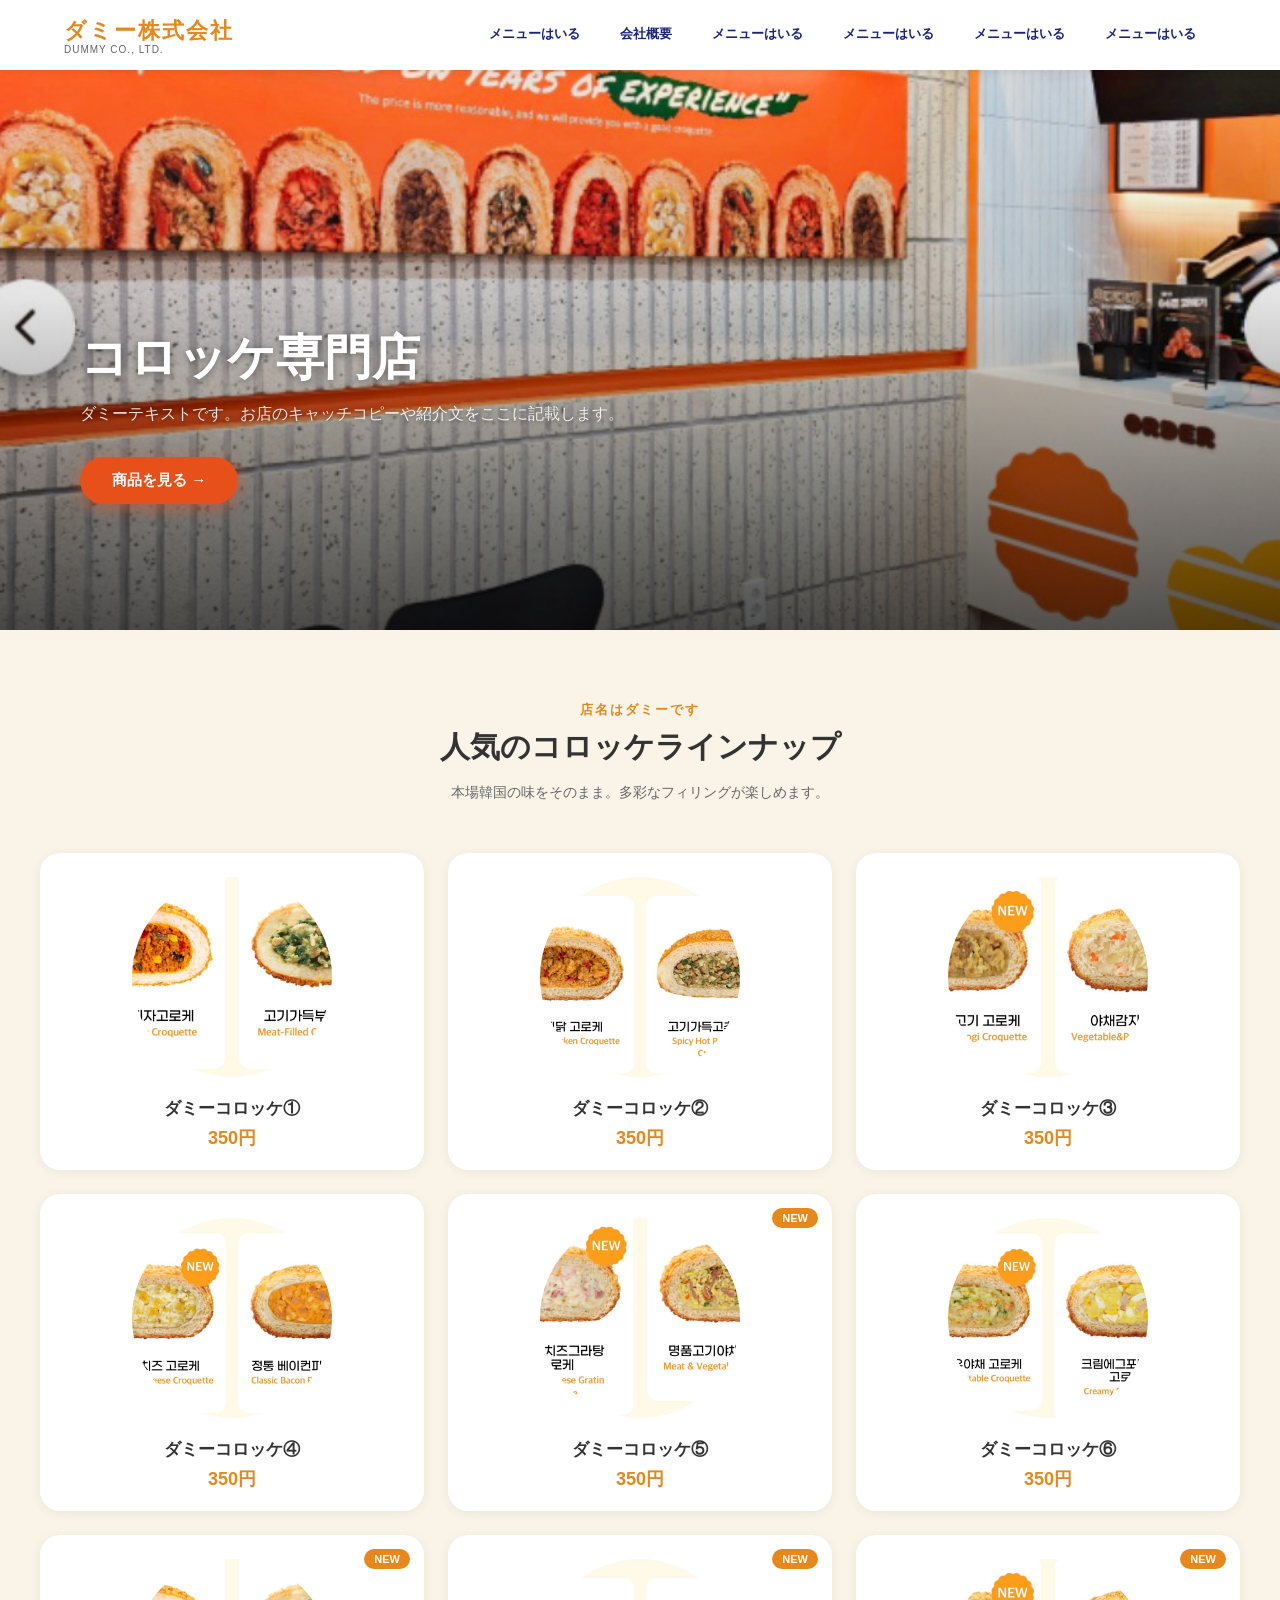
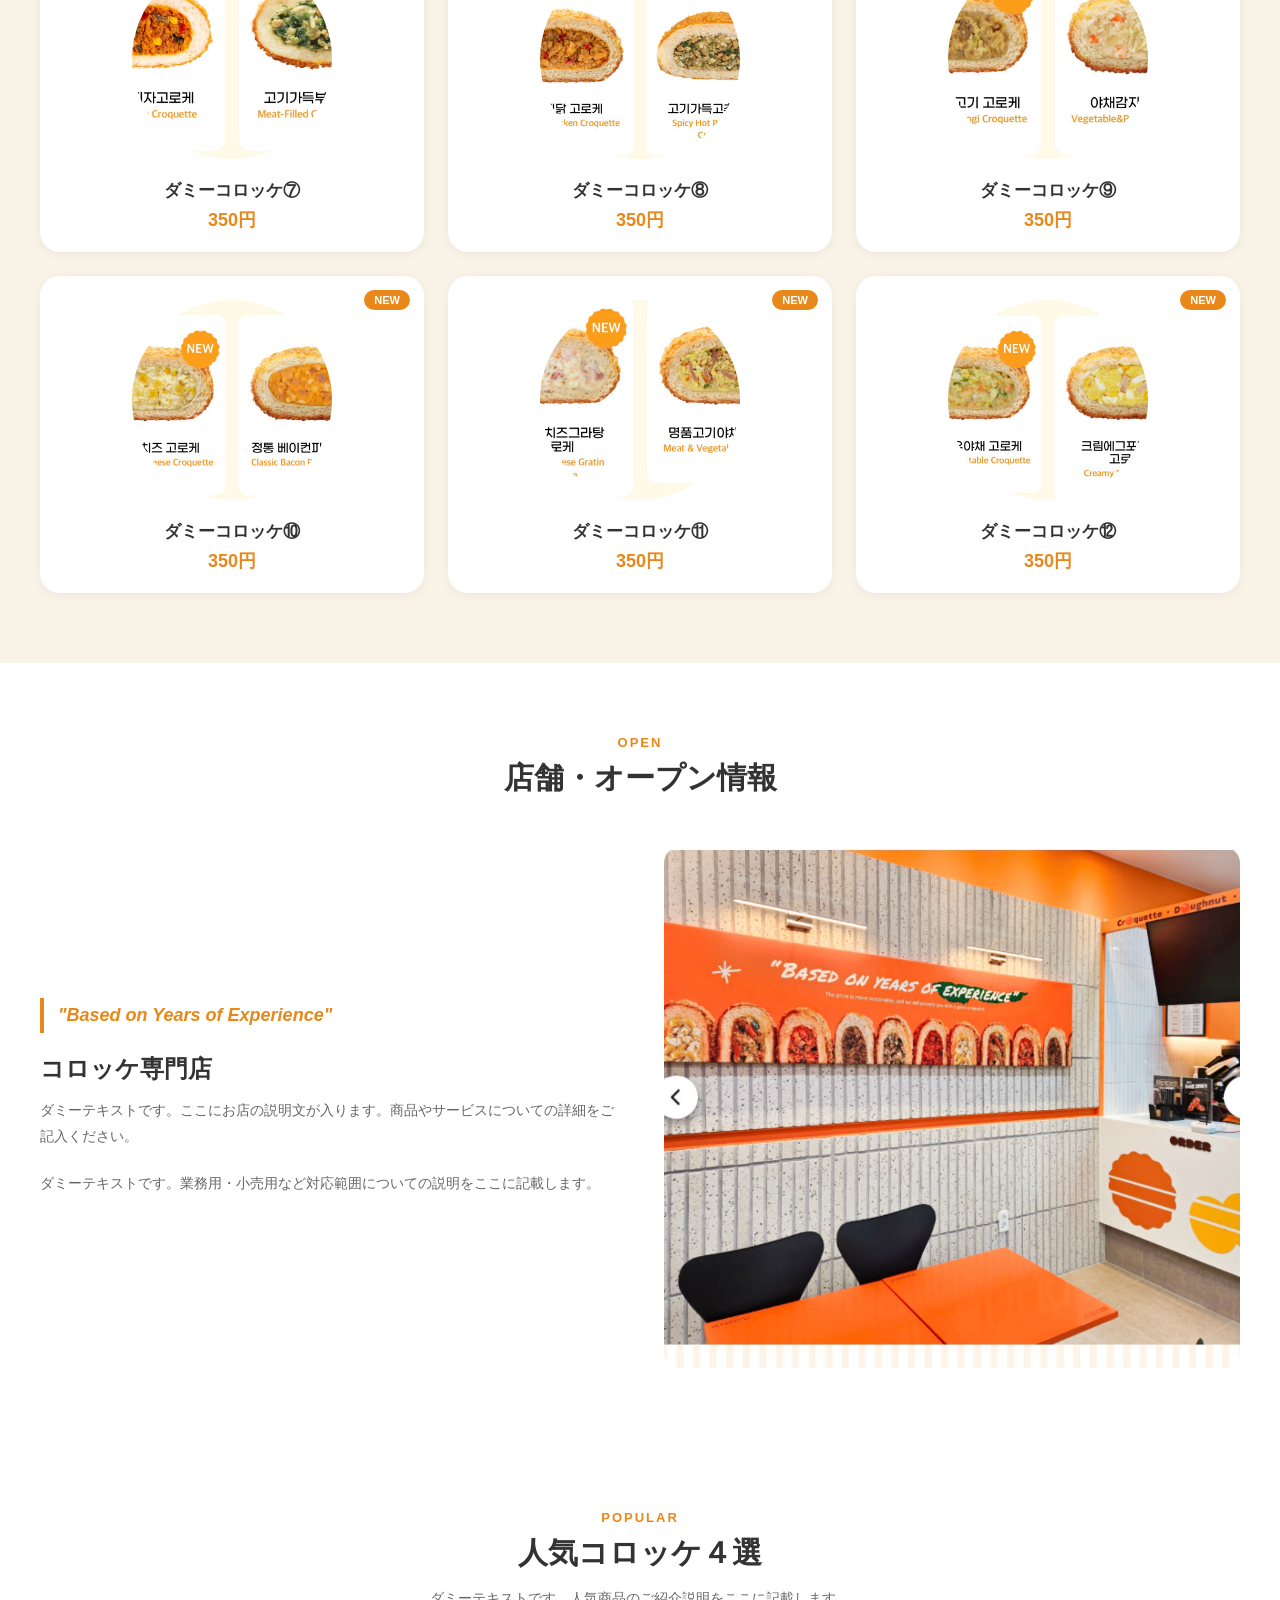
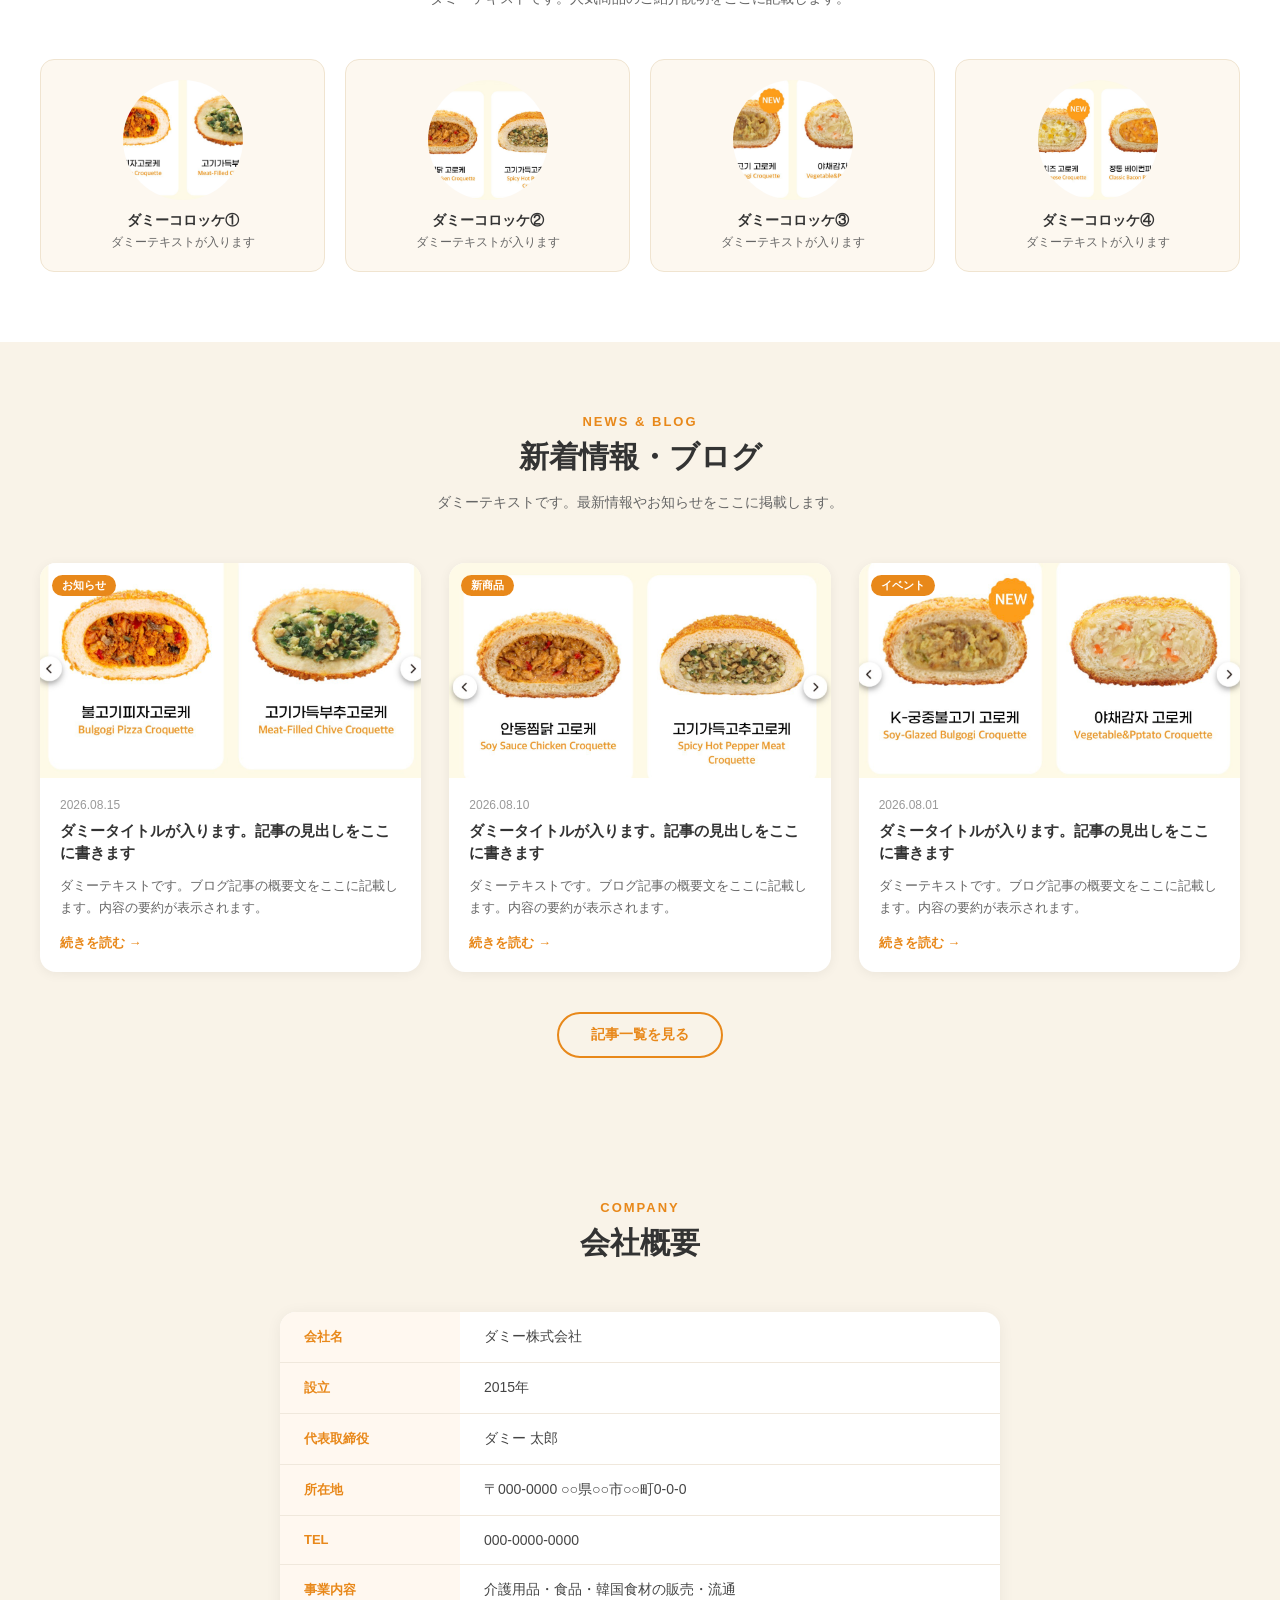
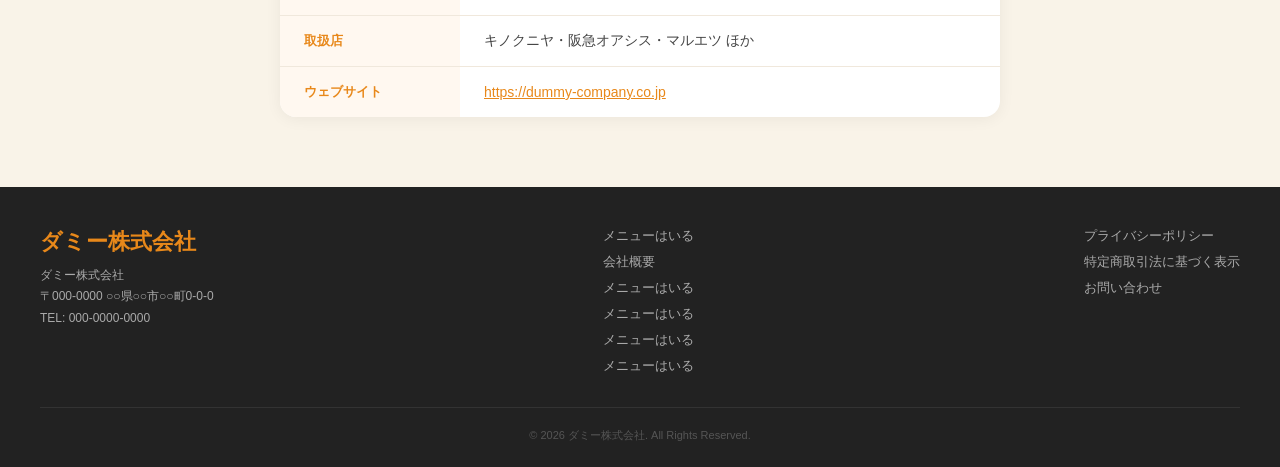
<file: index.html>
<!DOCTYPE html>
<html lang="ja">
<head>
  <meta charset="UTF-8">
  <meta name="viewport" content="width=device-width, initial-scale=1.0">
  <title>ダミー株式会社</title>
  <link rel="stylesheet" href="style.css">
</head>
<body>

<!-- ヘッダー -->
<header>
  <div class="header-inner">
    <a href="#" class="logo">ダミー株式会社<span>DUMMY CO., LTD.</span></a>
    <nav class="main-nav" id="mainNav">
      <a href="#" class="active">メニューはいる</a>
      <a href="#company">会社概要</a>
      <a href="#open">メニューはいる</a>
      <a href="#products">メニューはいる</a>
      <a href="#kfood">メニューはいる</a>
      <a href="#">メニューはいる</a>
    </nav>
    <button class="hamburger" id="hamburger" aria-label="メニュー">☰</button>
  </div>
</header>

<!-- ヒーロー -->
<section class="hero" id="home">
  <div class="hero-overlay"></div>
  <div class="hero-text-box">
    <h1>コロッケ専門店</h1>
    <p>ダミーテキストです。お店のキャッチコピーや紹介文をここに記載します。</p>
    <a href="#products" class="btn">商品を見る →</a>
  </div>
</section>

<!-- 商品ラインナップ -->
<section id="products">
  <div class="container">
    <div class="section-header">
      <span class="label">店名はダミーです</span>
      <h2>人気のコロッケラインナップ</h2>
      <p>本場韓国の味をそのまま。多彩なフィリングが楽しめます。</p>
    </div>
    <div class="products-grid">
      <div class="product-card">
        <div class="product-img"><img src="626828731113799751.jpg" alt="ダミーコロッケ①"></div>
        <h3>ダミーコロッケ①</h3><div class="price">350円</div>
      </div>
      <div class="product-card">
        <div class="product-img"><img src="626828733780590704.jpg" alt="ダミーコロッケ②"></div>
        <h3>ダミーコロッケ②</h3><div class="price">350円</div>
      </div>
      <div class="product-card">
        <div class="product-img"><img src="626828734217584644.jpg" alt="ダミーコロッケ③"></div>
        <h3>ダミーコロッケ③</h3><div class="price">350円</div>
      </div>
      <div class="product-card">
        <div class="product-img"><img src="626828735424757854.jpg" alt="ダミーコロッケ④"></div>
        <h3>ダミーコロッケ④</h3><div class="price">350円</div>
      </div>
      <div class="product-card">
        <span class="new-badge">NEW</span>
        <div class="product-img"><img src="626828735508644470.jpg" alt="ダミーコロッケ⑤"></div>
        <h3>ダミーコロッケ⑤</h3><div class="price">350円</div>
      </div>
      <div class="product-card">
        <div class="product-img"><img src="626829375156781586.jpg" alt="ダミーコロッケ⑥"></div>
        <h3>ダミーコロッケ⑥</h3><div class="price">350円</div>
      </div>
      <div class="product-card">
        <span class="new-badge">NEW</span>
        <div class="product-img"><img src="626828731113799751.jpg" alt="ダミーコロッケ⑦"></div>
        <h3>ダミーコロッケ⑦</h3><div class="price">350円</div>
      </div>
      <div class="product-card">
        <span class="new-badge">NEW</span>
        <div class="product-img"><img src="626828733780590704.jpg" alt="ダミーコロッケ⑧"></div>
        <h3>ダミーコロッケ⑧</h3><div class="price">350円</div>
      </div>
      <div class="product-card">
        <span class="new-badge">NEW</span>
        <div class="product-img"><img src="626828734217584644.jpg" alt="ダミーコロッケ⑨"></div>
        <h3>ダミーコロッケ⑨</h3><div class="price">350円</div>
      </div>
      <div class="product-card">
        <span class="new-badge">NEW</span>
        <div class="product-img"><img src="626828735424757854.jpg" alt="ダミーコロッケ⑩"></div>
        <h3>ダミーコロッケ⑩</h3><div class="price">350円</div>
      </div>
      <div class="product-card">
        <span class="new-badge">NEW</span>
        <div class="product-img"><img src="626828735508644470.jpg" alt="ダミーコロッケ⑪"></div>
        <h3>ダミーコロッケ⑪</h3><div class="price">350円</div>
      </div>
      <div class="product-card">
        <span class="new-badge">NEW</span>
        <div class="product-img"><img src="626829375156781586.jpg" alt="ダミーコロッケ⑫"></div>
        <h3>ダミーコロッケ⑫</h3><div class="price">350円</div>
      </div>
    </div>
  </div>
</section>

<!-- オープン -->
<section id="open">
  <div class="container">
    <div class="section-header">
      <span class="label">OPEN</span>
      <h2>店舗・オープン情報</h2>
    </div>
    <div class="open-grid">
      <div class="open-text">
        <p class="tagline">"Based on Years of Experience"</p>
        <h3>コロッケ専門店</h3>
        <p>ダミーテキストです。ここにお店の説明文が入ります。商品やサービスについての詳細をご記入ください。</p>
        <p>ダミーテキストです。業務用・小売用など対応範囲についての説明をここに記載します。</p>
      </div>
      <div>
        <img src="store_hero.jpg" alt="店舗内観" style="width:100%; border-radius:16px; display:block;">
      </div>
    </div>
  </div>
</section>

<!-- 人気コロッケ４選 -->
<section id="kfood">
  <div class="container">
    <div class="section-header">
      <span class="label">POPULAR</span>
      <h2>人気コロッケ４選</h2>
      <p>ダミーテキストです。人気商品のご紹介説明をここに記載します。</p>
    </div>
    <div class="kfood-grid">
      <div class="kfood-card">
        <div class="icon-wrap"><img src="626828731113799751.jpg" alt="ダミーコロッケ①"></div>
        <h4>ダミーコロッケ①</h4><p>ダミーテキストが入ります</p>
      </div>
      <div class="kfood-card">
        <div class="icon-wrap"><img src="626828733780590704.jpg" alt="ダミーコロッケ②"></div>
        <h4>ダミーコロッケ②</h4><p>ダミーテキストが入ります</p>
      </div>
      <div class="kfood-card">
        <div class="icon-wrap"><img src="626828734217584644.jpg" alt="ダミーコロッケ③"></div>
        <h4>ダミーコロッケ③</h4><p>ダミーテキストが入ります</p>
      </div>
      <div class="kfood-card">
        <div class="icon-wrap"><img src="626828735424757854.jpg" alt="ダミーコロッケ④"></div>
        <h4>ダミーコロッケ④</h4><p>ダミーテキストが入ります</p>
      </div>
    </div>
  </div>
</section>

<!-- ブログ記事 -->
<section id="blog" style="background: var(--cream2);">
  <div class="container">
    <div class="section-header">
      <span class="label">NEWS &amp; BLOG</span>
      <h2>新着情報・ブログ</h2>
      <p>ダミーテキストです。最新情報やお知らせをここに掲載します。</p>
    </div>
    <div class="blog-grid">
      <article class="blog-card">
        <div class="blog-img">
          <img src="626828731113799751.jpg" alt="ブログ記事1">
          <span class="blog-cat">お知らせ</span>
        </div>
        <div class="blog-body">
          <time class="blog-date">2026.08.15</time>
          <h3 class="blog-title">ダミータイトルが入ります。記事の見出しをここに書きます</h3>
          <p class="blog-excerpt">ダミーテキストです。ブログ記事の概要文をここに記載します。内容の要約が表示されます。</p>
          <a href="#" class="blog-more">続きを読む →</a>
        </div>
      </article>
      <article class="blog-card">
        <div class="blog-img">
          <img src="626828733780590704.jpg" alt="ブログ記事2">
          <span class="blog-cat">新商品</span>
        </div>
        <div class="blog-body">
          <time class="blog-date">2026.08.10</time>
          <h3 class="blog-title">ダミータイトルが入ります。記事の見出しをここに書きます</h3>
          <p class="blog-excerpt">ダミーテキストです。ブログ記事の概要文をここに記載します。内容の要約が表示されます。</p>
          <a href="#" class="blog-more">続きを読む →</a>
        </div>
      </article>
      <article class="blog-card">
        <div class="blog-img">
          <img src="626828734217584644.jpg" alt="ブログ記事3">
          <span class="blog-cat">イベント</span>
        </div>
        <div class="blog-body">
          <time class="blog-date">2026.08.01</time>
          <h3 class="blog-title">ダミータイトルが入ります。記事の見出しをここに書きます</h3>
          <p class="blog-excerpt">ダミーテキストです。ブログ記事の概要文をここに記載します。内容の要約が表示されます。</p>
          <a href="#" class="blog-more">続きを読む →</a>
        </div>
      </article>
    </div>
    <div style="text-align:center; margin-top:40px;">
      <a href="#" class="btn-outline">記事一覧を見る</a>
    </div>
  </div>
</section>

<!-- 会社概要 -->
<section id="company">
  <div class="container">
    <div class="section-header">
      <span class="label">COMPANY</span>
      <h2>会社概要</h2>
    </div>
    <table class="company-table">
      <tr><th>会社名</th><td>ダミー株式会社</td></tr>
      <tr><th>設立</th><td>2015年</td></tr>
      <tr><th>代表取締役</th><td>ダミー 太郎</td></tr>
      <tr><th>所在地</th><td>〒000-0000 ○○県○○市○○町0-0-0</td></tr>
      <tr><th>TEL</th><td>000-0000-0000</td></tr>
      <tr><th>事業内容</th><td>介護用品・食品・韓国食材の販売・流通</td></tr>
      <tr><th>取扱店</th><td>キノクニヤ・阪急オアシス・マルエツ ほか</td></tr>
      <tr><th>ウェブサイト</th><td><a href="#" style="color:var(--orange);">https://dummy-company.co.jp</a></td></tr>
    </table>
  </div>
</section>

<!-- フッター -->
<footer>
  <div class="footer-inner">
    <div class="footer-info">
      <div class="footer-logo">ダミー株式会社</div>
      <p>ダミー株式会社<br>〒000-0000 ○○県○○市○○町0-0-0<br>TEL: 000-0000-0000</p>
    </div>
    <div class="footer-links">
      <a href="#">メニューはいる</a>
      <a href="#company">会社概要</a>
      <a href="#open">メニューはいる</a>
      <a href="#products">メニューはいる</a>
      <a href="#kfood">メニューはいる</a>
      <a href="#">メニューはいる</a>
    </div>
    <div class="footer-links">
      <a href="#">プライバシーポリシー</a>
      <a href="#">特定商取引法に基づく表示</a>
      <a href="#">お問い合わせ</a>
    </div>
  </div>
  <p class="footer-copy">© 2026 ダミー株式会社. All Rights Reserved.</p>
</footer>

<script>
  const hamburger = document.getElementById('hamburger');
  const nav = document.getElementById('mainNav');
  hamburger.addEventListener('click', () => nav.classList.toggle('open'));

  const navLinks = document.querySelectorAll('.main-nav a');
  navLinks.forEach(link => {
    link.addEventListener('click', function() {
      navLinks.forEach(l => l.classList.remove('active'));
      this.classList.add('active');
      if (nav.classList.contains('open')) nav.classList.remove('open');
    });
  });

  const sections = document.querySelectorAll('section[id]');
  window.addEventListener('scroll', () => {
    let current = '';
    sections.forEach(s => { if (window.scrollY >= s.offsetTop - 90) current = s.getAttribute('id'); });
    navLinks.forEach(link => {
      link.classList.remove('active');
      const href = link.getAttribute('href').replace(/.*#/, '');
      if (href === current) link.classList.add('active');
    });
  });
</script>

</body>
</html>
</file>
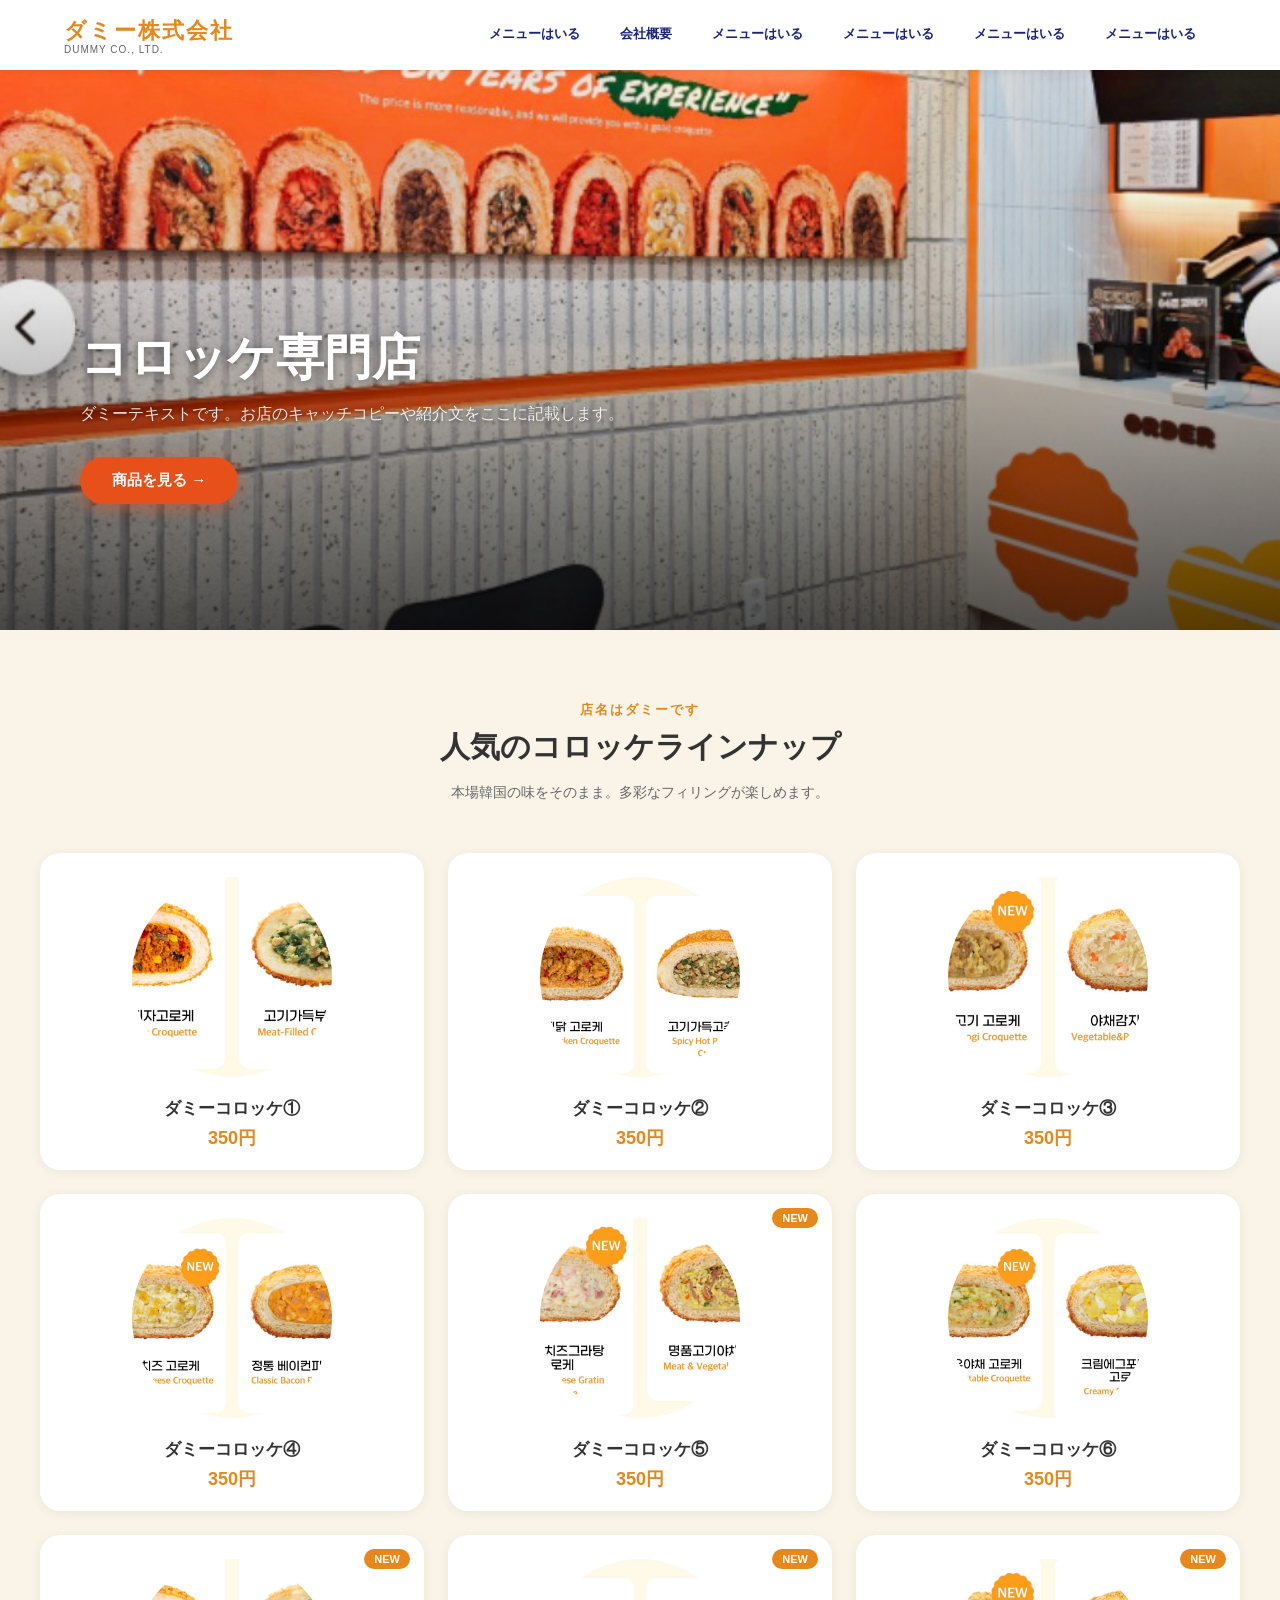
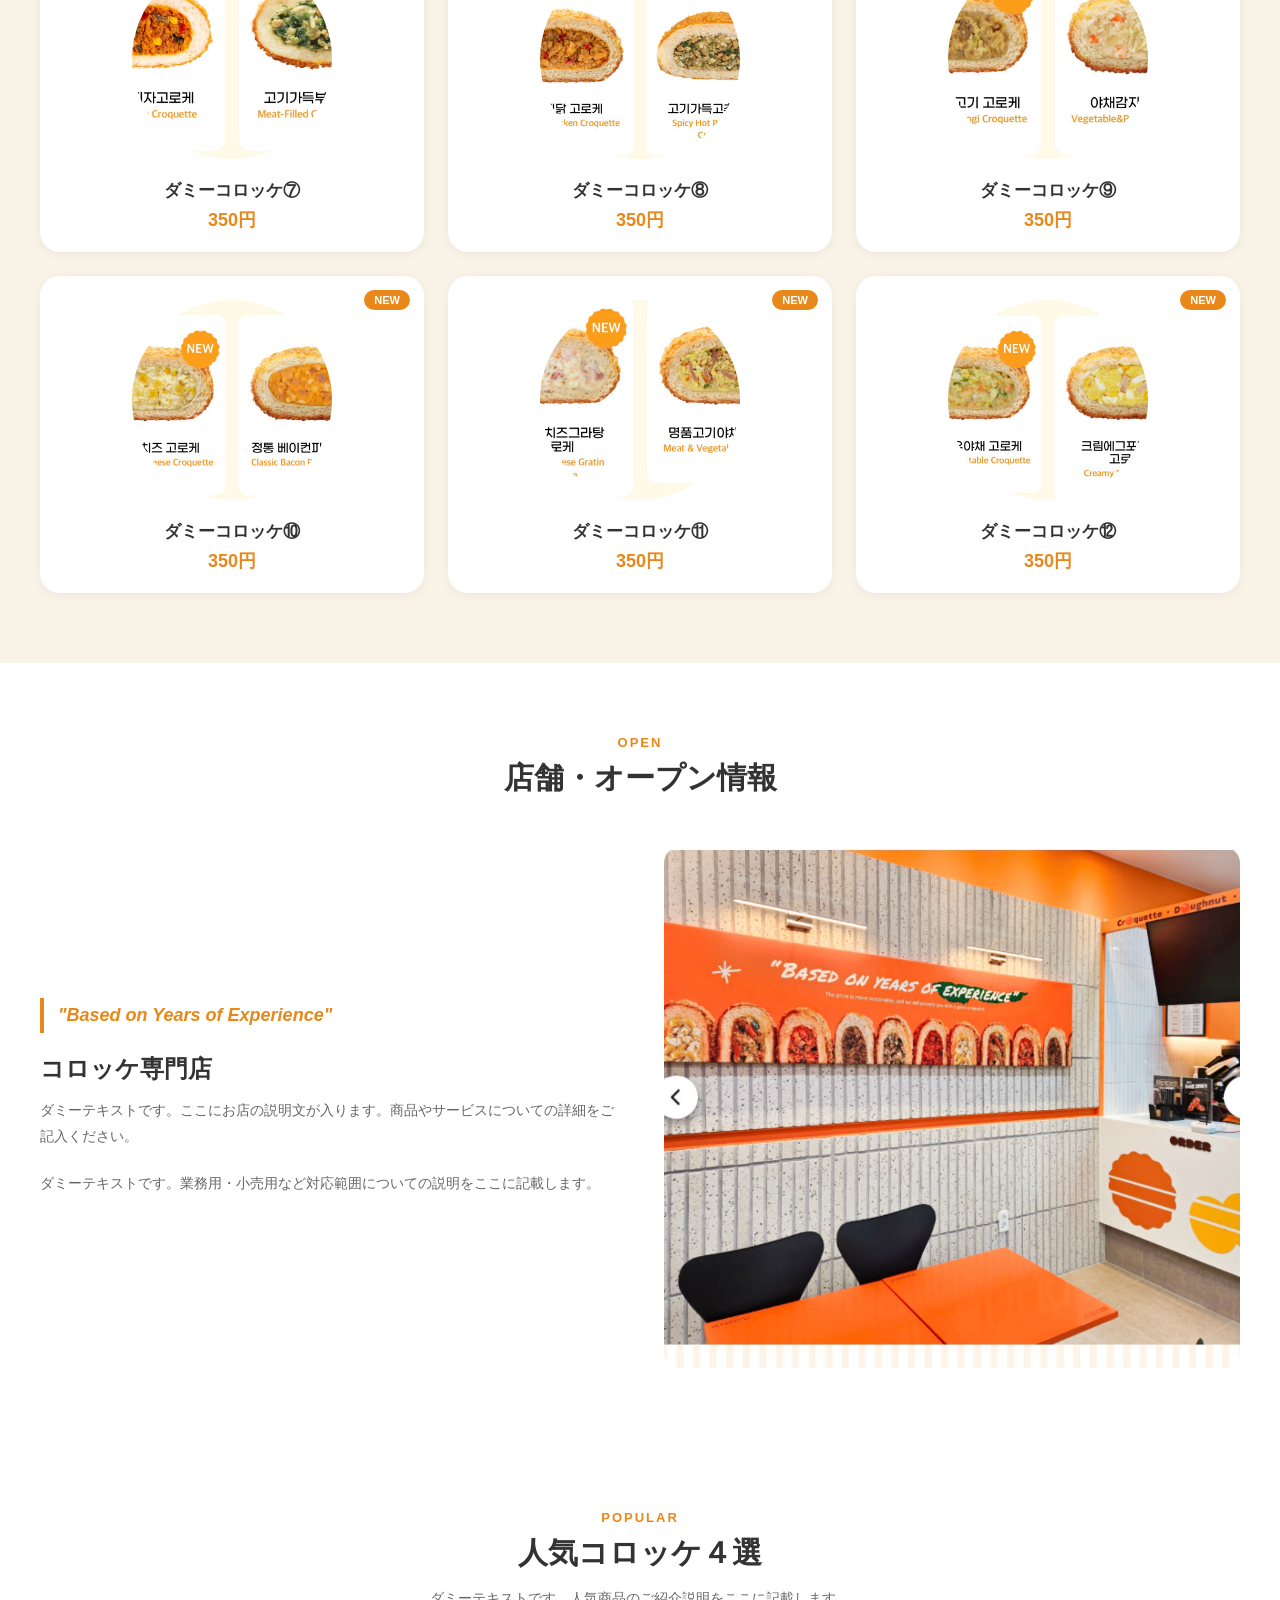
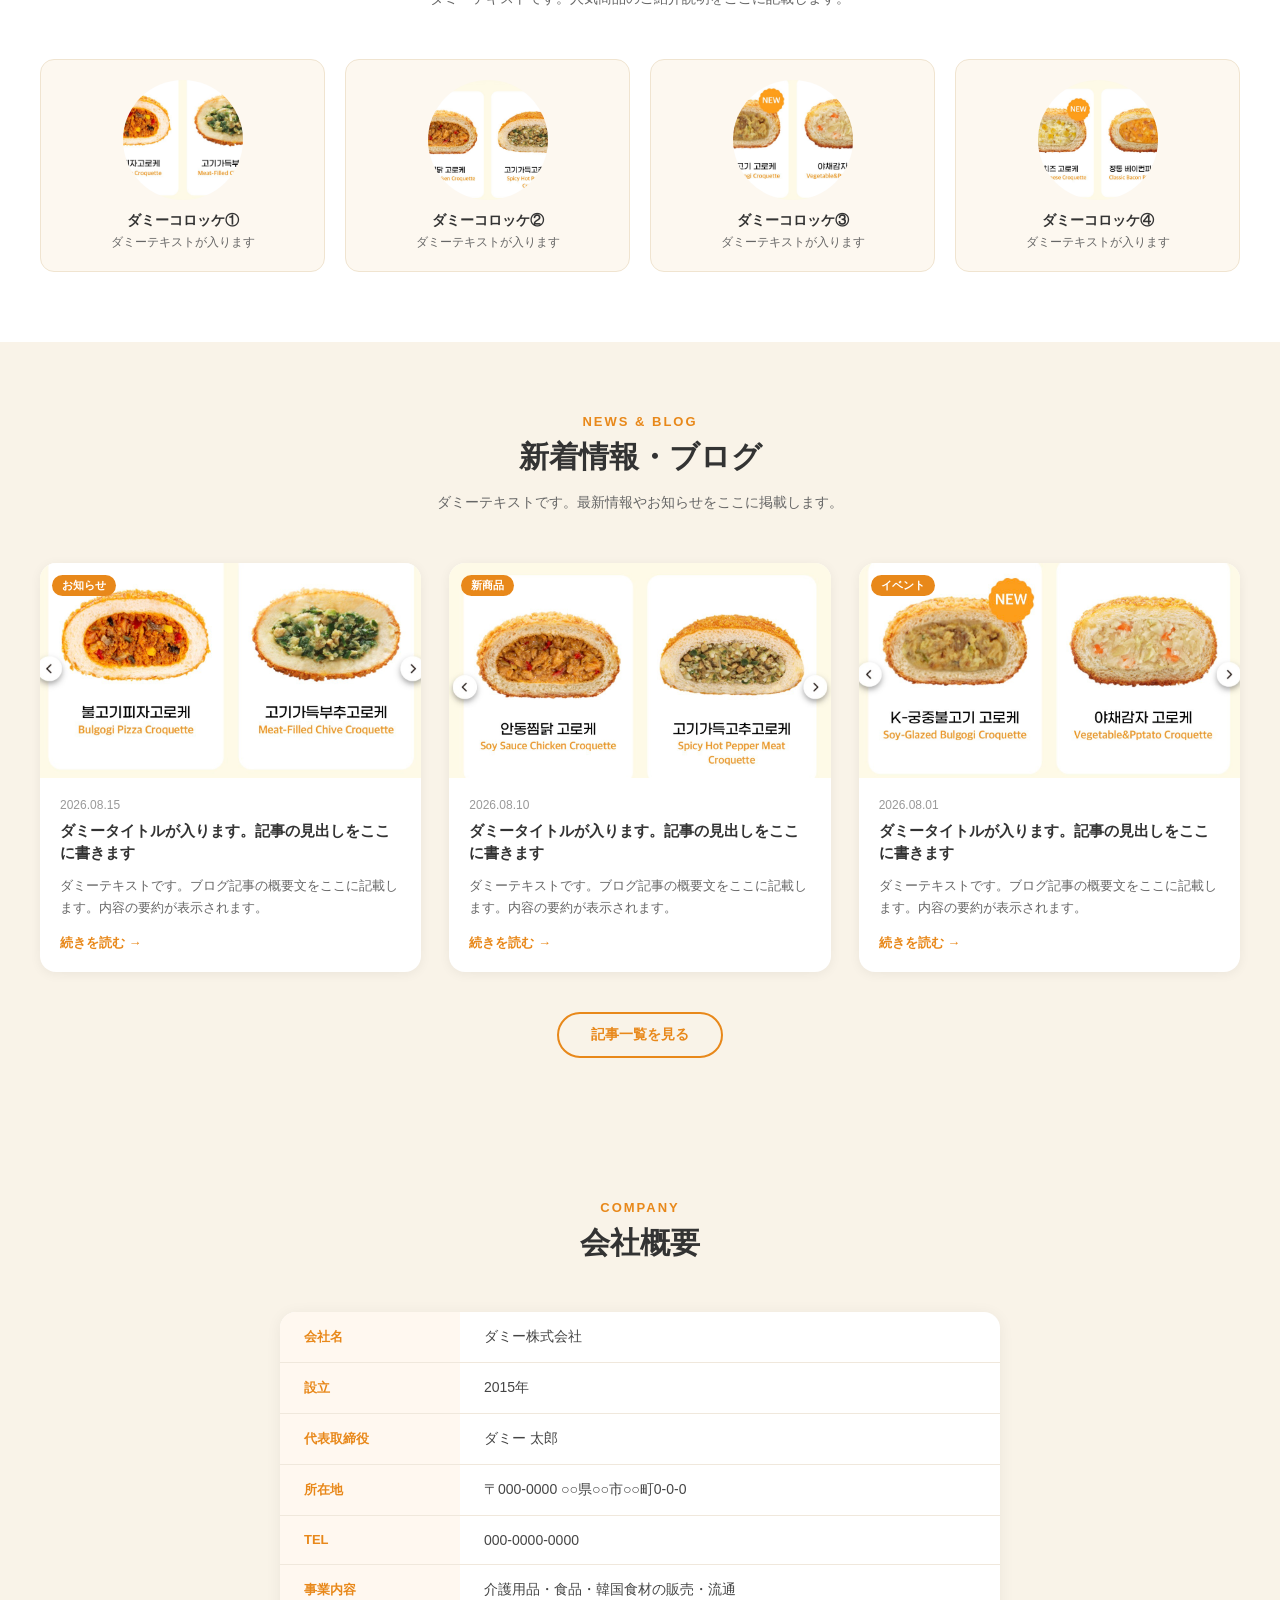
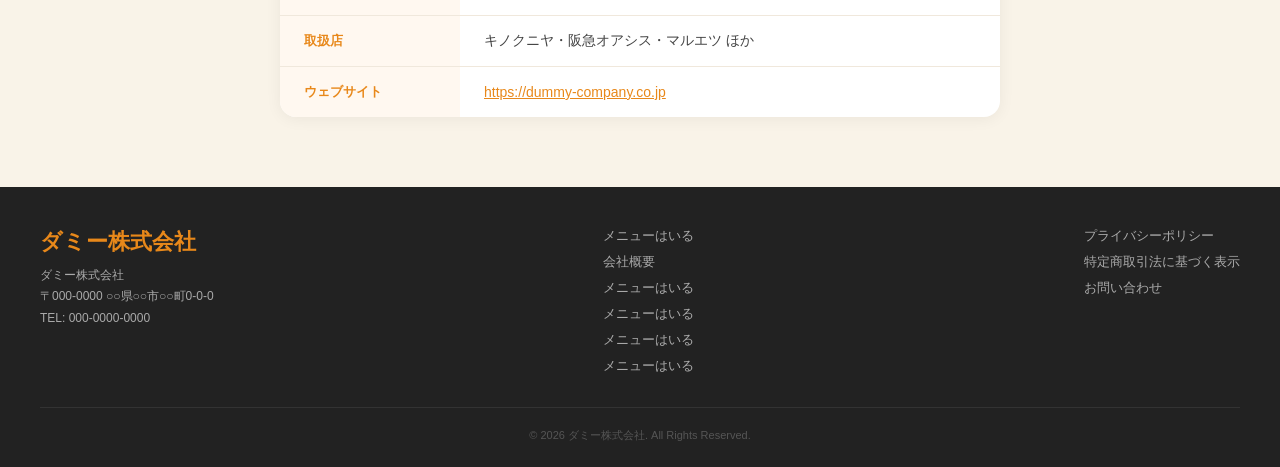
<file: haruco_horizontal.html>
<!DOCTYPE html>
<html lang="ja">
<head>
  <meta charset="UTF-8">
  <meta name="viewport" content="width=device-width, initial-scale=1.0">
  <title>ダミー株式会社</title>
  <style>
    *, *::before, *::after { margin: 0; padding: 0; box-sizing: border-box; }

    :root {
      --orange: #e8881a;
      --orange-light: #f5a623;
      --cream: #fdf8f0;
      --cream2: #f9f3e8;
      --navy: #1a237e;
      --gray: #666;
      --white: #fff;
    }

    body {
      font-family: 'Hiragino Kaku Gothic ProN', 'Noto Sans JP', 'Meiryo', sans-serif;
      background: var(--cream);
      color: #333;
    }

    /* ========== ヘッダー & ナビ ========== */
    header {
      background: var(--white);
      box-shadow: 0 2px 8px rgba(0,0,0,0.08);
      position: sticky;
      top: 0;
      z-index: 100;
    }

    .header-inner {
      max-width: 1200px;
      margin: 0 auto;
      display: flex;
      align-items: center;
      justify-content: space-between;
      padding: 0 24px;
      height: 70px;
    }

    .logo {
      font-size: 22px;
      font-weight: 800;
      color: var(--orange);
      letter-spacing: 2px;
      text-decoration: none;
    }

    .logo span {
      display: block;
      font-size: 10px;
      color: var(--gray);
      font-weight: 400;
      letter-spacing: 1px;
      margin-top: -2px;
    }

    nav.main-nav {
      display: flex;
      align-items: stretch;
      height: 100%;
    }

    nav.main-nav a {
      display: flex;
      align-items: center;
      justify-content: center;
      padding: 0 20px;
      text-decoration: none;
      color: var(--navy);
      font-size: 13px;
      font-weight: 600;
      border-bottom: 3px solid transparent;
      transition: all 0.2s;
    }

    nav.main-nav a:hover,
    nav.main-nav a.active {
      color: var(--orange);
      border-bottom: 3px solid var(--orange);
      background: #fff8f0;
    }

    .hamburger {
      display: none;
      background: none;
      border: none;
      font-size: 26px;
      cursor: pointer;
      color: var(--orange);
    }

    /* ========== ヒーロー ========== */
    .hero {
      position: relative;
      overflow: hidden;
      min-height: 560px;
      display: flex;
      align-items: flex-end;
      background: url('store_hero.jpg') center center / cover no-repeat;
    }

    .hero-overlay {
      position: absolute;
      inset: 0;
      background: linear-gradient(to top, rgba(0,0,0,0.65) 0%, rgba(0,0,0,0.1) 60%, transparent 100%);
    }

    .hero-text-box {
      position: relative;
      z-index: 1;
      max-width: 1200px;
      width: 100%;
      margin: 0 auto;
      padding: 56px 40px;
    }

    .hero-text-box h1 {
      font-size: 48px;
      font-weight: 900;
      color: #fff;
      line-height: 1.2;
      margin-bottom: 14px;
      text-shadow: 0 2px 8px rgba(0,0,0,0.4);
    }

    .hero-text-box p {
      font-size: 16px;
      color: rgba(255,255,255,0.88);
      line-height: 1.8;
      margin-bottom: 28px;
      text-shadow: 0 1px 4px rgba(0,0,0,0.4);
    }

    .hero-text-box .btn {
      display: inline-block;
      background: #e8501a;
      color: #fff;
      padding: 14px 32px;
      border-radius: 30px;
      font-size: 15px;
      font-weight: 800;
      text-decoration: none;
      box-shadow: 0 4px 16px rgba(232,80,26,0.5);
      transition: transform 0.2s, box-shadow 0.2s;
    }

    .hero-text-box .btn:hover {
      transform: translateY(-2px);
      box-shadow: 0 6px 20px rgba(232,80,26,0.6);
    }

    /* ========== セクション共通 ========== */
    section { padding: 70px 24px; }
    .container { max-width: 1200px; margin: 0 auto; }
    .section-header { text-align: center; margin-bottom: 48px; }

    .section-header .label {
      display: inline-block;
      color: var(--orange);
      font-size: 13px;
      font-weight: 700;
      letter-spacing: 2px;
      text-transform: uppercase;
      margin-bottom: 8px;
    }

    .section-header h2 { font-size: 30px; font-weight: 800; color: #333; margin-bottom: 12px; }
    .section-header p { color: var(--gray); font-size: 14px; line-height: 1.8; }

    /* ========== 商品グリッド ========== */
    #products { background: var(--cream2); }

    .products-grid {
      display: grid;
      grid-template-columns: repeat(3, 1fr);
      gap: 24px;
    }

    .product-card {
      background: var(--white);
      border-radius: 20px;
      padding: 24px 20px 20px;
      text-align: center;
      position: relative;
      box-shadow: 0 2px 12px rgba(0,0,0,0.06);
      transition: transform 0.2s, box-shadow 0.2s;
    }

    .product-card:hover {
      transform: translateY(-4px);
      box-shadow: 0 8px 24px rgba(0,0,0,0.12);
    }

    .product-card .new-badge {
      position: absolute;
      top: 14px; right: 14px;
      background: var(--orange);
      color: #fff;
      font-size: 11px;
      font-weight: 800;
      padding: 4px 10px;
      border-radius: 12px;
    }

    .product-img {
      width: 100%;
      max-width: 200px;
      aspect-ratio: 1;
      margin: 0 auto 20px;
      border-radius: 50%;
      overflow: hidden;
      background: #f5e8d0;
    }

    .product-img img { width: 100%; height: 100%; object-fit: cover; display: block; }
    .product-card h3 { font-size: 17px; font-weight: 800; color: #333; margin-bottom: 6px; }
    .product-card .price { font-size: 18px; font-weight: 800; color: var(--orange); margin-top: 6px; }

    /* ========== オープン ========== */
    #open { background: var(--white); }

    .open-grid {
      display: grid;
      grid-template-columns: 1fr 1fr;
      gap: 48px;
      align-items: center;
    }

    .open-text h3 { font-size: 24px; font-weight: 800; color: #333; margin-bottom: 12px; }
    .open-text p { color: var(--gray); font-size: 14px; line-height: 1.9; margin-bottom: 20px; }

    .open-text .tagline {
      font-size: 18px;
      font-weight: 800;
      color: var(--orange);
      font-style: italic;
      border-left: 4px solid var(--orange);
      padding-left: 14px;
      margin-bottom: 20px;
    }

    /* ========== 人気コロッケ４選 ========== */
    #kfood { background: var(--white); }

    .kfood-grid {
      display: grid;
      grid-template-columns: repeat(4, 1fr);
      gap: 20px;
    }

    .kfood-card {
      background: var(--cream);
      border-radius: 14px;
      padding: 20px 14px;
      text-align: center;
      border: 1px solid #f0e4d0;
      transition: box-shadow 0.2s;
    }

    .kfood-card:hover { box-shadow: 0 4px 16px rgba(232,136,26,0.15); }

    .kfood-card .icon-wrap {
      width: 120px;
      height: 120px;
      border-radius: 50%;
      overflow: hidden;
      margin: 0 auto 12px;
    }

    .kfood-card .icon-wrap img { width: 100%; height: 100%; object-fit: cover; display: block; }
    .kfood-card h4 { font-size: 14px; font-weight: 700; color: #333; margin-bottom: 4px; }
    .kfood-card p { font-size: 12px; color: var(--gray); }

    /* ========== ブログ ========== */
    .blog-grid {
      display: grid;
      grid-template-columns: repeat(3, 1fr);
      gap: 28px;
    }

    .blog-card {
      background: var(--white);
      border-radius: 16px;
      overflow: hidden;
      box-shadow: 0 2px 12px rgba(0,0,0,0.06);
      transition: transform 0.2s, box-shadow 0.2s;
    }

    .blog-card:hover {
      transform: translateY(-4px);
      box-shadow: 0 8px 24px rgba(0,0,0,0.12);
    }

    .blog-img {
      position: relative;
      aspect-ratio: 16/9;
      overflow: hidden;
    }

    .blog-img img {
      width: 100%;
      height: 100%;
      object-fit: cover;
      display: block;
      transition: transform 0.3s;
    }

    .blog-card:hover .blog-img img { transform: scale(1.04); }

    .blog-cat {
      position: absolute;
      top: 12px; left: 12px;
      background: var(--orange);
      color: #fff;
      font-size: 11px;
      font-weight: 700;
      padding: 3px 10px;
      border-radius: 20px;
    }

    .blog-body { padding: 20px; }
    .blog-date { font-size: 12px; color: #999; display: block; margin-bottom: 8px; }
    .blog-title { font-size: 15px; font-weight: 700; color: #333; line-height: 1.5; margin-bottom: 10px; }
    .blog-excerpt { font-size: 13px; color: var(--gray); line-height: 1.7; margin-bottom: 14px; }
    .blog-more { font-size: 13px; color: var(--orange); font-weight: 700; text-decoration: none; }
    .blog-more:hover { opacity: 0.7; }

    .btn-outline {
      display: inline-block;
      border: 2px solid var(--orange);
      color: var(--orange);
      padding: 12px 32px;
      border-radius: 30px;
      font-size: 14px;
      font-weight: 700;
      text-decoration: none;
      transition: background 0.2s, color 0.2s;
    }

    .btn-outline:hover { background: var(--orange); color: #fff; }

    /* ========== 会社概要 ========== */
    #company { background: var(--cream2); }

    .company-table {
      width: 100%;
      max-width: 720px;
      margin: 0 auto;
      border-collapse: collapse;
      background: var(--white);
      border-radius: 16px;
      overflow: hidden;
      box-shadow: 0 2px 16px rgba(0,0,0,0.06);
    }

    .company-table tr:not(:last-child) td,
    .company-table tr:not(:last-child) th { border-bottom: 1px solid #f0e8dc; }

    .company-table th {
      background: #fff8f0;
      color: var(--orange);
      font-size: 13px;
      font-weight: 700;
      padding: 16px 24px;
      text-align: left;
      width: 180px;
    }

    .company-table td { padding: 16px 24px; font-size: 14px; color: #444; }

    /* ========== フッター ========== */
    footer { background: #222; color: #aaa; padding: 40px 24px 24px; }

    .footer-inner {
      max-width: 1200px;
      margin: 0 auto;
      display: flex;
      justify-content: space-between;
      align-items: flex-start;
      gap: 32px;
      flex-wrap: wrap;
      padding-bottom: 32px;
      border-bottom: 1px solid #333;
    }

    .footer-logo { font-size: 22px; font-weight: 800; color: var(--orange); margin-bottom: 8px; }
    .footer-info p { font-size: 12px; line-height: 1.8; }
    .footer-links { display: flex; flex-direction: column; gap: 8px; }
    .footer-links a { color: #aaa; text-decoration: none; font-size: 13px; transition: color 0.2s; }
    .footer-links a:hover { color: var(--orange); }
    .footer-copy { max-width: 1200px; margin: 20px auto 0; text-align: center; font-size: 11px; color: #555; }

    /* ========== レスポンシブ ========== */
    @media (max-width: 900px) {
      nav.main-nav { display: none; }
      .hamburger { display: block; }

      nav.main-nav.open {
        display: flex;
        flex-direction: column;
        position: fixed;
        top: 70px; left: 0; right: 0;
        background: var(--white);
        box-shadow: 0 4px 16px rgba(0,0,0,0.1);
        z-index: 99;
        padding: 8px 0;
      }

      nav.main-nav.open a {
        padding: 14px 24px;
        border-bottom: 1px solid #f0e8dc;
        border-left: 3px solid transparent;
        justify-content: flex-start;
      }

      nav.main-nav.open a:hover,
      nav.main-nav.open a.active {
        border-left: 3px solid var(--orange);
        border-bottom-color: transparent;
      }

      .hero { min-height: 380px; }
      .hero-text-box { padding: 36px 20px; }
      .hero-text-box h1 { font-size: 30px; }
      .products-grid { grid-template-columns: repeat(2, 1fr); }
      .open-grid { grid-template-columns: 1fr; }
      .kfood-grid { grid-template-columns: repeat(2, 1fr); }
      .blog-grid { grid-template-columns: 1fr; }
      .footer-inner { flex-direction: column; }
    }

    @media (max-width: 520px) {
      .products-grid { grid-template-columns: 1fr; }
      section { padding: 48px 16px; }
    }
  </style>
</head>
<body>

<!-- ヘッダー -->
<header>
  <div class="header-inner">
    <a href="#" class="logo">ダミー株式会社<span>DUMMY CO., LTD.</span></a>
    <nav class="main-nav" id="mainNav">
      <a href="#" class="active">メニューはいる</a>
      <a href="#company">会社概要</a>
      <a href="#open">メニューはいる</a>
      <a href="#products">メニューはいる</a>
      <a href="#kfood">メニューはいる</a>
      <a href="#">メニューはいる</a>
    </nav>
    <button class="hamburger" id="hamburger" aria-label="メニュー">☰</button>
  </div>
</header>

<!-- ヒーロー -->
<section class="hero" id="home">
  <div class="hero-overlay"></div>
  <div class="hero-text-box">
    <h1>コロッケ専門店</h1>
    <p>ダミーテキストです。お店のキャッチコピーや紹介文をここに記載します。</p>
    <a href="#products" class="btn">商品を見る →</a>
  </div>
</section>

<!-- 商品ラインナップ -->
<section id="products">
  <div class="container">
    <div class="section-header">
      <span class="label">店名はダミーです</span>
      <h2>人気のコロッケラインナップ</h2>
      <p>本場韓国の味をそのまま。多彩なフィリングが楽しめます。</p>
    </div>
    <div class="products-grid">
      <div class="product-card">
        <div class="product-img"><img src="626828731113799751.jpg" alt="ダミーコロッケ①"></div>
        <h3>ダミーコロッケ①</h3><div class="price">350円</div>
      </div>
      <div class="product-card">
        <div class="product-img"><img src="626828733780590704.jpg" alt="ダミーコロッケ②"></div>
        <h3>ダミーコロッケ②</h3><div class="price">350円</div>
      </div>
      <div class="product-card">
        <div class="product-img"><img src="626828734217584644.jpg" alt="ダミーコロッケ③"></div>
        <h3>ダミーコロッケ③</h3><div class="price">350円</div>
      </div>
      <div class="product-card">
        <div class="product-img"><img src="626828735424757854.jpg" alt="ダミーコロッケ④"></div>
        <h3>ダミーコロッケ④</h3><div class="price">350円</div>
      </div>
      <div class="product-card">
        <span class="new-badge">NEW</span>
        <div class="product-img"><img src="626828735508644470.jpg" alt="ダミーコロッケ⑤"></div>
        <h3>ダミーコロッケ⑤</h3><div class="price">350円</div>
      </div>
      <div class="product-card">
        <div class="product-img"><img src="626829375156781586.jpg" alt="ダミーコロッケ⑥"></div>
        <h3>ダミーコロッケ⑥</h3><div class="price">350円</div>
      </div>
      <div class="product-card">
        <span class="new-badge">NEW</span>
        <div class="product-img"><img src="626828731113799751.jpg" alt="ダミーコロッケ⑦"></div>
        <h3>ダミーコロッケ⑦</h3><div class="price">350円</div>
      </div>
      <div class="product-card">
        <span class="new-badge">NEW</span>
        <div class="product-img"><img src="626828733780590704.jpg" alt="ダミーコロッケ⑧"></div>
        <h3>ダミーコロッケ⑧</h3><div class="price">350円</div>
      </div>
      <div class="product-card">
        <span class="new-badge">NEW</span>
        <div class="product-img"><img src="626828734217584644.jpg" alt="ダミーコロッケ⑨"></div>
        <h3>ダミーコロッケ⑨</h3><div class="price">350円</div>
      </div>
      <div class="product-card">
        <span class="new-badge">NEW</span>
        <div class="product-img"><img src="626828735424757854.jpg" alt="ダミーコロッケ⑩"></div>
        <h3>ダミーコロッケ⑩</h3><div class="price">350円</div>
      </div>
      <div class="product-card">
        <span class="new-badge">NEW</span>
        <div class="product-img"><img src="626828735508644470.jpg" alt="ダミーコロッケ⑪"></div>
        <h3>ダミーコロッケ⑪</h3><div class="price">350円</div>
      </div>
      <div class="product-card">
        <span class="new-badge">NEW</span>
        <div class="product-img"><img src="626829375156781586.jpg" alt="ダミーコロッケ⑫"></div>
        <h3>ダミーコロッケ⑫</h3><div class="price">350円</div>
      </div>
    </div>
  </div>
</section>

<!-- オープン -->
<section id="open">
  <div class="container">
    <div class="section-header">
      <span class="label">OPEN</span>
      <h2>店舗・オープン情報</h2>
    </div>
    <div class="open-grid">
      <div class="open-text">
        <p class="tagline">"Based on Years of Experience"</p>
        <h3>コロッケ専門店</h3>
        <p>ダミーテキストです。ここにお店の説明文が入ります。商品やサービスについての詳細をご記入ください。</p>
        <p>ダミーテキストです。業務用・小売用など対応範囲についての説明をここに記載します。</p>
      </div>
      <div>
        <img src="store_hero.jpg" alt="店舗内観" style="width:100%; border-radius:16px; display:block;">
      </div>
    </div>
  </div>
</section>

<!-- 人気コロッケ４選 -->
<section id="kfood">
  <div class="container">
    <div class="section-header">
      <span class="label">POPULAR</span>
      <h2>人気コロッケ４選</h2>
      <p>ダミーテキストです。人気商品のご紹介説明をここに記載します。</p>
    </div>
    <div class="kfood-grid">
      <div class="kfood-card">
        <div class="icon-wrap"><img src="626828731113799751.jpg" alt="ダミーコロッケ①"></div>
        <h4>ダミーコロッケ①</h4><p>ダミーテキストが入ります</p>
      </div>
      <div class="kfood-card">
        <div class="icon-wrap"><img src="626828733780590704.jpg" alt="ダミーコロッケ②"></div>
        <h4>ダミーコロッケ②</h4><p>ダミーテキストが入ります</p>
      </div>
      <div class="kfood-card">
        <div class="icon-wrap"><img src="626828734217584644.jpg" alt="ダミーコロッケ③"></div>
        <h4>ダミーコロッケ③</h4><p>ダミーテキストが入ります</p>
      </div>
      <div class="kfood-card">
        <div class="icon-wrap"><img src="626828735424757854.jpg" alt="ダミーコロッケ④"></div>
        <h4>ダミーコロッケ④</h4><p>ダミーテキストが入ります</p>
      </div>
    </div>
  </div>
</section>

<!-- ブログ記事 -->
<section id="blog" style="background: var(--cream2);">
  <div class="container">
    <div class="section-header">
      <span class="label">NEWS &amp; BLOG</span>
      <h2>新着情報・ブログ</h2>
      <p>ダミーテキストです。最新情報やお知らせをここに掲載します。</p>
    </div>
    <div class="blog-grid">
      <article class="blog-card">
        <div class="blog-img">
          <img src="626828731113799751.jpg" alt="ブログ記事1">
          <span class="blog-cat">お知らせ</span>
        </div>
        <div class="blog-body">
          <time class="blog-date">2026.08.15</time>
          <h3 class="blog-title">ダミータイトルが入ります。記事の見出しをここに書きます</h3>
          <p class="blog-excerpt">ダミーテキストです。ブログ記事の概要文をここに記載します。内容の要約が表示されます。</p>
          <a href="#" class="blog-more">続きを読む →</a>
        </div>
      </article>
      <article class="blog-card">
        <div class="blog-img">
          <img src="626828733780590704.jpg" alt="ブログ記事2">
          <span class="blog-cat">新商品</span>
        </div>
        <div class="blog-body">
          <time class="blog-date">2026.08.10</time>
          <h3 class="blog-title">ダミータイトルが入ります。記事の見出しをここに書きます</h3>
          <p class="blog-excerpt">ダミーテキストです。ブログ記事の概要文をここに記載します。内容の要約が表示されます。</p>
          <a href="#" class="blog-more">続きを読む →</a>
        </div>
      </article>
      <article class="blog-card">
        <div class="blog-img">
          <img src="626828734217584644.jpg" alt="ブログ記事3">
          <span class="blog-cat">イベント</span>
        </div>
        <div class="blog-body">
          <time class="blog-date">2026.08.01</time>
          <h3 class="blog-title">ダミータイトルが入ります。記事の見出しをここに書きます</h3>
          <p class="blog-excerpt">ダミーテキストです。ブログ記事の概要文をここに記載します。内容の要約が表示されます。</p>
          <a href="#" class="blog-more">続きを読む →</a>
        </div>
      </article>
    </div>
    <div style="text-align:center; margin-top:40px;">
      <a href="#" class="btn-outline">記事一覧を見る</a>
    </div>
  </div>
</section>

<!-- 会社概要 -->
<section id="company">
  <div class="container">
    <div class="section-header">
      <span class="label">COMPANY</span>
      <h2>会社概要</h2>
    </div>
    <table class="company-table">
      <tr><th>会社名</th><td>ダミー株式会社</td></tr>
      <tr><th>設立</th><td>2015年</td></tr>
      <tr><th>代表取締役</th><td>ダミー 太郎</td></tr>
      <tr><th>所在地</th><td>〒000-0000 ○○県○○市○○町0-0-0</td></tr>
      <tr><th>TEL</th><td>000-0000-0000</td></tr>
      <tr><th>事業内容</th><td>介護用品・食品・韓国食材の販売・流通</td></tr>
      <tr><th>取扱店</th><td>キノクニヤ・阪急オアシス・マルエツ ほか</td></tr>
      <tr><th>ウェブサイト</th><td><a href="#" style="color:var(--orange);">https://dummy-company.co.jp</a></td></tr>
    </table>
  </div>
</section>

<!-- フッター -->
<footer>
  <div class="footer-inner">
    <div class="footer-info">
      <div class="footer-logo">ダミー株式会社</div>
      <p>ダミー株式会社<br>〒000-0000 ○○県○○市○○町0-0-0<br>TEL: 000-0000-0000</p>
    </div>
    <div class="footer-links">
      <a href="#">メニューはいる</a>
      <a href="#company">会社概要</a>
      <a href="#open">メニューはいる</a>
      <a href="#products">メニューはいる</a>
      <a href="#kfood">メニューはいる</a>
      <a href="#">メニューはいる</a>
    </div>
    <div class="footer-links">
      <a href="#">プライバシーポリシー</a>
      <a href="#">特定商取引法に基づく表示</a>
      <a href="#">お問い合わせ</a>
    </div>
  </div>
  <p class="footer-copy">© 2026 ダミー株式会社. All Rights Reserved.</p>
</footer>

<script>
  const hamburger = document.getElementById('hamburger');
  const nav = document.getElementById('mainNav');
  hamburger.addEventListener('click', () => nav.classList.toggle('open'));

  const navLinks = document.querySelectorAll('.main-nav a');
  navLinks.forEach(link => {
    link.addEventListener('click', function() {
      navLinks.forEach(l => l.classList.remove('active'));
      this.classList.add('active');
      if (nav.classList.contains('open')) nav.classList.remove('open');
    });
  });

  const sections = document.querySelectorAll('section[id]');
  window.addEventListener('scroll', () => {
    let current = '';
    sections.forEach(s => { if (window.scrollY >= s.offsetTop - 90) current = s.getAttribute('id'); });
    navLinks.forEach(link => {
      link.classList.remove('active');
      const href = link.getAttribute('href').replace(/.*#/, '');
      if (href === current) link.classList.add('active');
    });
  });
</script>

</body>
</html>
</file>
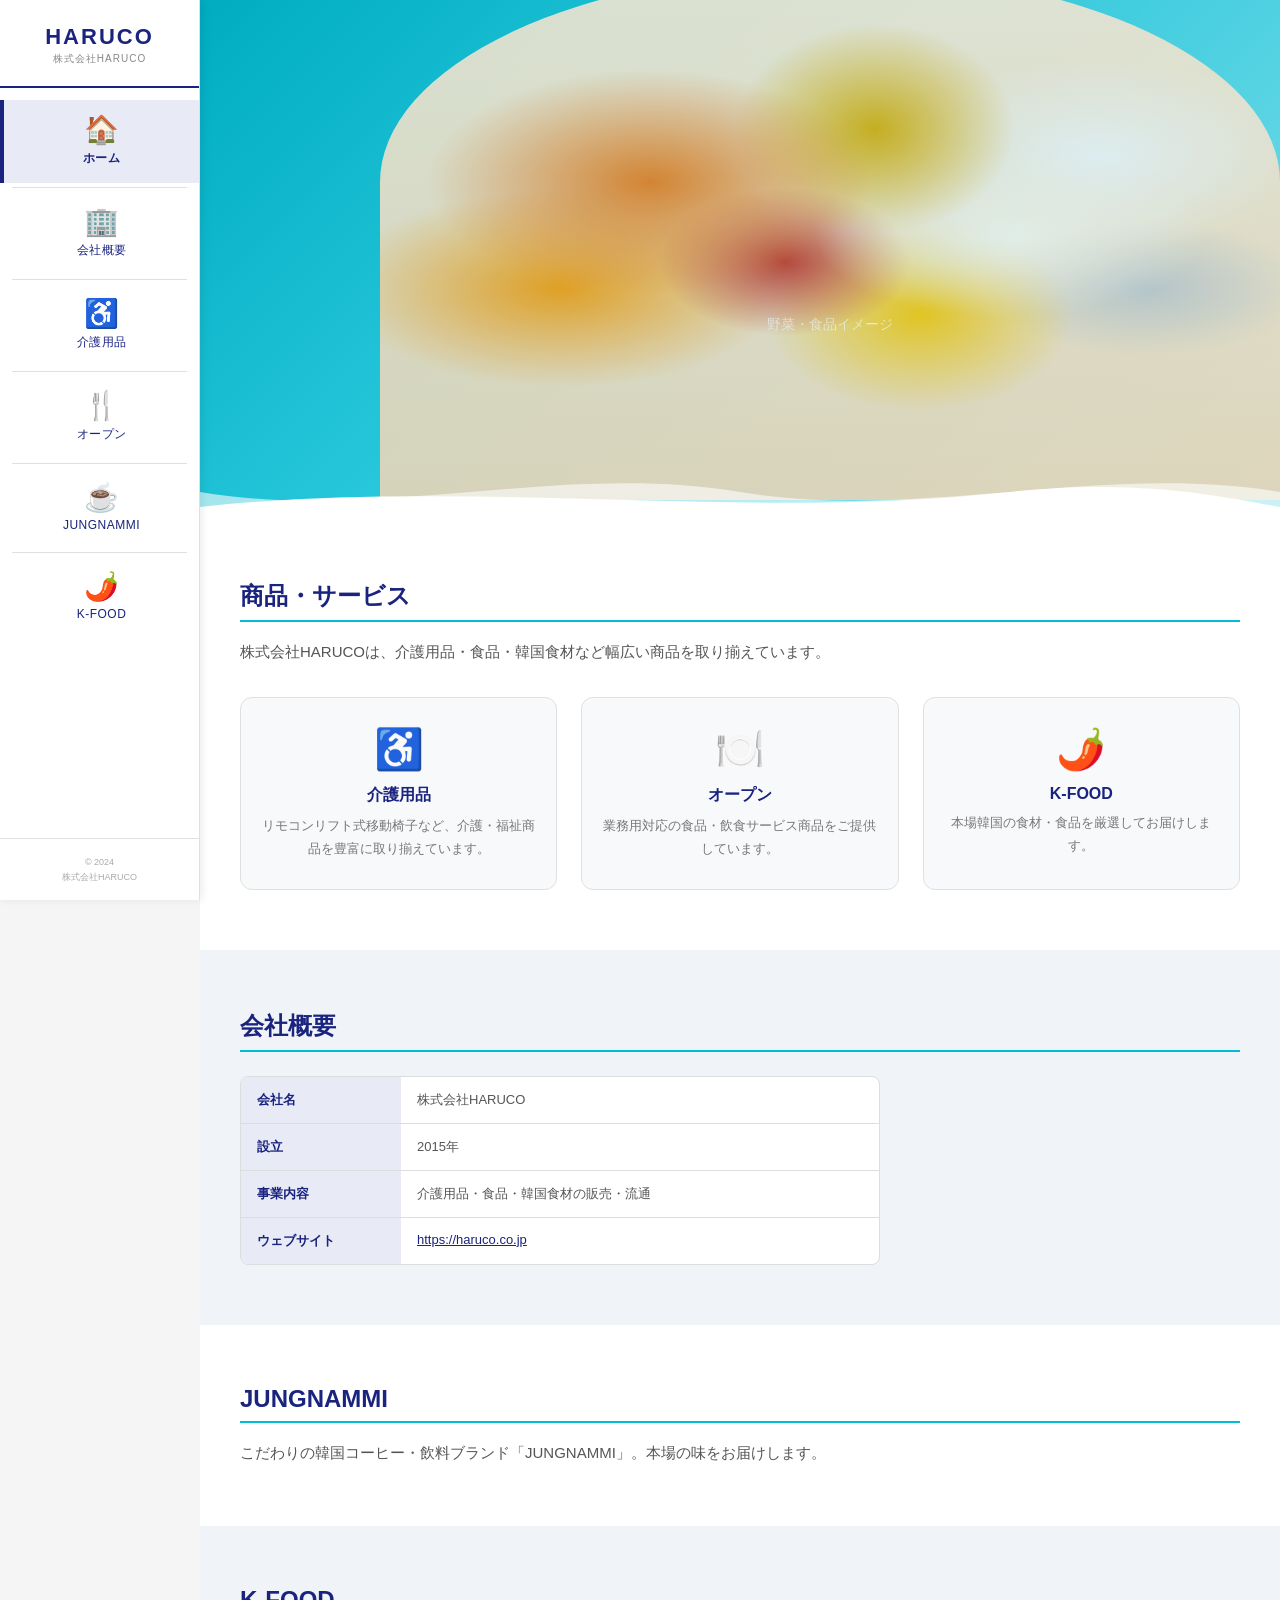
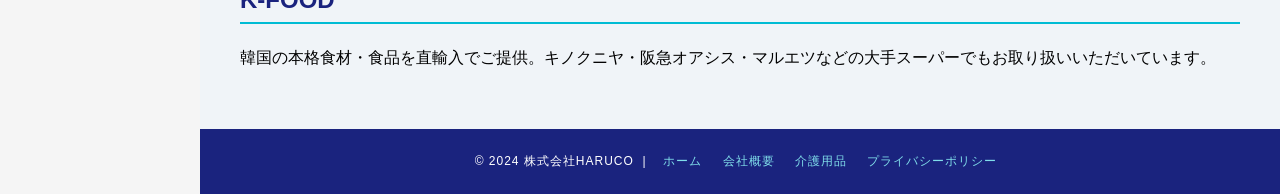
<file: haruco_sidebar.html>
<!DOCTYPE html>
<html lang="ja">
<head>
  <meta charset="UTF-8">
  <meta name="viewport" content="width=device-width, initial-scale=1.0">
  <title>株式会社HARUCO</title>
  <style>
    * {
      margin: 0;
      padding: 0;
      box-sizing: border-box;
    }

    body {
      font-family: 'Hiragino Kaku Gothic ProN', 'Meiryo', sans-serif;
      display: flex;
      min-height: 100vh;
      background: #f5f5f5;
    }

    /* ========== サイドバー ========== */
    .sidebar {
      width: 200px;
      min-height: 100vh;
      background: #ffffff;
      border-right: 1px solid #e0e0e0;
      display: flex;
      flex-direction: column;
      position: fixed;
      top: 0;
      left: 0;
      z-index: 100;
      box-shadow: 2px 0 8px rgba(0,0,0,0.08);
    }

    .sidebar-logo {
      padding: 24px 16px 20px;
      border-bottom: 2px solid #1a237e;
      text-align: center;
    }

    .sidebar-logo span {
      font-size: 22px;
      font-weight: 700;
      color: #1a237e;
      letter-spacing: 2px;
    }

    .sidebar-logo small {
      display: block;
      font-size: 10px;
      color: #888;
      margin-top: 2px;
      letter-spacing: 1px;
    }

    .sidebar nav {
      flex: 1;
      padding: 12px 0;
    }

    .nav-item {
      display: flex;
      flex-direction: column;
      align-items: center;
      padding: 16px 8px;
      cursor: pointer;
      color: #1a237e;
      text-decoration: none;
      border-left: 4px solid transparent;
      transition: all 0.2s ease;
      position: relative;
    }

    .nav-item:hover,
    .nav-item.active {
      background: #e8eaf6;
      border-left: 4px solid #1a237e;
    }

    .nav-item.active .nav-label {
      font-weight: 700;
    }

    .nav-icon {
      font-size: 28px;
      margin-bottom: 6px;
      line-height: 1;
    }

    .nav-label {
      font-size: 12px;
      font-weight: 500;
      letter-spacing: 0.5px;
      color: #1a237e;
    }

    .nav-divider {
      height: 1px;
      background: #e0e0e0;
      margin: 4px 12px;
    }

    .sidebar-footer {
      padding: 16px;
      border-top: 1px solid #e0e0e0;
      text-align: center;
    }

    .sidebar-footer p {
      font-size: 9px;
      color: #aaa;
      line-height: 1.6;
    }

    /* ハンバーガーボタン（モバイル用） */
    .hamburger {
      display: none;
      position: fixed;
      top: 14px;
      left: 14px;
      z-index: 200;
      background: #1a237e;
      border: none;
      border-radius: 8px;
      width: 44px;
      height: 44px;
      cursor: pointer;
      flex-direction: column;
      align-items: center;
      justify-content: center;
      gap: 5px;
    }

    .hamburger span {
      display: block;
      width: 24px;
      height: 2px;
      background: #fff;
      border-radius: 2px;
      transition: all 0.3s;
    }

    .sidebar-overlay {
      display: none;
      position: fixed;
      inset: 0;
      background: rgba(0,0,0,0.4);
      z-index: 99;
    }

    /* ========== レスポンシブ ========== */
    @media (max-width: 768px) {
      .sidebar {
        transform: translateX(-100%);
        transition: transform 0.3s ease;
        z-index: 150;
      }

      .sidebar.open {
        transform: translateX(0);
      }

      .main-content {
        margin-left: 0;
      }

      .hamburger {
        display: flex;
      }

      .sidebar-overlay.visible {
        display: block;
      }

      .hero {
        height: 300px;
      }

      .cards {
        grid-template-columns: 1fr;
      }

      .section, .section-gray {
        padding: 40px 20px;
      }

      .info-grid {
        max-width: 100%;
      }
    }

    /* ========== メインコンテンツ ========== */
    .main-content {
      margin-left: 200px;
      flex: 1;
      min-height: 100vh;
    }

    /* ヒーローセクション */
    .hero {
      position: relative;
      background: #00bcd4;
      height: 520px;
      overflow: hidden;
    }

    .hero-bg-gradient {
      position: absolute;
      inset: 0;
      background: linear-gradient(135deg, #00acc1 0%, #26c6da 40%, #80deea 100%);
    }

    /* 野菜の画像エリア（プレースホルダー） */
    .hero-image-area {
      position: absolute;
      top: -30px;
      left: 50%;
      transform: translateX(-40%);
      width: 900px;
      height: 530px;
      background:
        radial-gradient(ellipse at 30% 40%, #e67e22 0%, transparent 25%),
        radial-gradient(ellipse at 55% 30%, #d4ac0d 0%, transparent 20%),
        radial-gradient(ellipse at 70% 50%, #f0f0e8 0%, transparent 22%),
        radial-gradient(ellipse at 45% 55%, #c0392b 0%, transparent 18%),
        radial-gradient(ellipse at 20% 60%, #f39c12 0%, transparent 22%),
        radial-gradient(ellipse at 80% 35%, #ecf0f1 0%, transparent 20%),
        radial-gradient(ellipse at 60% 65%, #f1c40f 0%, transparent 20%),
        radial-gradient(ellipse at 85% 60%, #bdc3c7 0%, transparent 15%),
        linear-gradient(180deg, #f0e6d3 0%, #e8d5b7 100%);
      border-radius: 50% 50% 0 0 / 40% 40% 0 0;
      opacity: 0.9;
      display: flex;
      align-items: center;
      justify-content: center;
    }

    .hero-image-label {
      color: rgba(255,255,255,0.6);
      font-size: 14px;
      text-align: center;
      margin-top: 180px;
    }

    /* 波形の下部 */
    .hero-wave {
      position: absolute;
      bottom: -2px;
      left: 0;
      right: 0;
    }

    .hero-wave svg {
      display: block;
      width: 100%;
    }

    /* コンテンツセクション */
    .section {
      background: #fff;
      padding: 60px 40px;
    }

    .section h2 {
      font-size: 24px;
      color: #1a237e;
      margin-bottom: 16px;
      border-bottom: 2px solid #00bcd4;
      padding-bottom: 8px;
    }

    .section p {
      color: #555;
      line-height: 1.8;
      font-size: 15px;
    }

    .cards {
      display: grid;
      grid-template-columns: repeat(3, 1fr);
      gap: 24px;
      margin-top: 32px;
    }

    .card {
      background: #f8f9fa;
      border-radius: 12px;
      padding: 28px 20px;
      text-align: center;
      border: 1px solid #e0e0e0;
      transition: box-shadow 0.2s;
      cursor: pointer;
    }

    .card:hover {
      box-shadow: 0 4px 16px rgba(0,0,0,0.1);
    }

    .card .card-icon {
      font-size: 40px;
      margin-bottom: 12px;
    }

    .card h3 {
      font-size: 16px;
      color: #1a237e;
      margin-bottom: 8px;
    }

    .card p {
      font-size: 13px;
      color: #777;
    }

    /* グレーセクション */
    .section-gray {
      background: #f0f4f8;
      padding: 60px 40px;
    }

    .section-gray h2 {
      font-size: 24px;
      color: #1a237e;
      margin-bottom: 24px;
      border-bottom: 2px solid #00bcd4;
      padding-bottom: 8px;
    }

    .info-grid {
      display: grid;
      grid-template-columns: 160px 1fr;
      gap: 0;
      border: 1px solid #ddd;
      border-radius: 8px;
      overflow: hidden;
      background: #fff;
      max-width: 640px;
    }

    .info-grid dt {
      background: #e8eaf6;
      color: #1a237e;
      font-weight: 600;
      font-size: 13px;
      padding: 14px 16px;
      border-bottom: 1px solid #ddd;
    }

    .info-grid dd {
      padding: 14px 16px;
      font-size: 13px;
      color: #555;
      border-bottom: 1px solid #ddd;
    }

    .info-grid dt:last-of-type,
    .info-grid dd:last-of-type {
      border-bottom: none;
    }

    /* フッター */
    footer {
      background: #1a237e;
      color: #fff;
      text-align: center;
      padding: 24px;
      font-size: 12px;
      letter-spacing: 1px;
    }

    footer a {
      color: #80deea;
      text-decoration: none;
      margin: 0 8px;
    }
  </style>
</head>
<body>

  <!-- ハンバーガーボタン（モバイル） -->
  <button class="hamburger" id="hamburger" aria-label="メニュー">
    <span></span><span></span><span></span>
  </button>
  <div class="sidebar-overlay" id="overlay"></div>

  <!-- ===== サイドバー ===== -->
  <aside class="sidebar">
    <div class="sidebar-logo">
      <span>HARUCO</span>
      <small>株式会社HARUCO</small>
    </div>

    <nav>
      <a href="#" class="nav-item active">
        <span class="nav-icon">🏠</span>
        <span class="nav-label">ホーム</span>
      </a>

      <div class="nav-divider"></div>

      <a href="#company" class="nav-item">
        <span class="nav-icon">🏢</span>
        <span class="nav-label">会社概要</span>
      </a>

      <div class="nav-divider"></div>

      <a href="#kaigo" class="nav-item">
        <span class="nav-icon">♿</span>
        <span class="nav-label">介護用品</span>
      </a>

      <div class="nav-divider"></div>

      <a href="#open" class="nav-item">
        <span class="nav-icon">🍴</span>
        <span class="nav-label">オープン</span>
      </a>

      <div class="nav-divider"></div>

      <a href="#jungnammi" class="nav-item">
        <span class="nav-icon">☕</span>
        <span class="nav-label">JUNGNAMMI</span>
      </a>

      <div class="nav-divider"></div>

      <a href="#kfood" class="nav-item">
        <span class="nav-icon">🌶️</span>
        <span class="nav-label">K-FOOD</span>
      </a>
    </nav>

    <div class="sidebar-footer">
      <p>© 2024<br>株式会社HARUCO</p>
    </div>
  </aside>

  <!-- ===== メインコンテンツ ===== -->
  <main class="main-content">

    <!-- ヒーローセクション -->
    <section class="hero">
      <div class="hero-bg-gradient"></div>
      <div class="hero-image-area">
        <p class="hero-image-label">野菜・食品イメージ</p>
      </div>
      <div class="hero-wave">
        <svg viewBox="0 0 1440 100" xmlns="http://www.w3.org/2000/svg" preserveAspectRatio="none">
          <path d="M0,60 C240,100 480,20 720,60 C960,100 1200,20 1440,60 L1440,100 L0,100 Z"
                fill="#ffffff" opacity="0.6"/>
          <path d="M0,80 C360,40 720,100 1080,60 C1260,40 1380,70 1440,80 L1440,100 L0,100 Z"
                fill="#ffffff"/>
        </svg>
      </div>
    </section>

    <!-- 商品・サービス紹介 -->
    <section class="section" id="open">
      <h2>商品・サービス</h2>
      <p>株式会社HARUCOは、介護用品・食品・韓国食材など幅広い商品を取り揃えています。</p>
      <div class="cards">
        <div class="card">
          <div class="card-icon">♿</div>
          <h3>介護用品</h3>
          <p>リモコンリフト式移動椅子など、介護・福祉商品を豊富に取り揃えています。</p>
        </div>
        <div class="card">
          <div class="card-icon">🍽️</div>
          <h3>オープン</h3>
          <p>業務用対応の食品・飲食サービス商品をご提供しています。</p>
        </div>
        <div class="card">
          <div class="card-icon">🌶️</div>
          <h3>K-FOOD</h3>
          <p>本場韓国の食材・食品を厳選してお届けします。</p>
        </div>
      </div>
    </section>

    <!-- 会社概要 -->
    <section class="section-gray" id="company">
      <h2>会社概要</h2>
      <dl class="info-grid">
        <dt>会社名</dt>
        <dd>株式会社HARUCO</dd>
        <dt>設立</dt>
        <dd>2015年</dd>
        <dt>事業内容</dt>
        <dd>介護用品・食品・韓国食材の販売・流通</dd>
        <dt>ウェブサイト</dt>
        <dd><a href="https://haruco.co.jp" style="color:#1a237e;">https://haruco.co.jp</a></dd>
      </dl>
    </section>

    <!-- JUNGNAMMI -->
    <section class="section" id="jungnammi">
      <h2>JUNGNAMMI</h2>
      <p>こだわりの韓国コーヒー・飲料ブランド「JUNGNAMMI」。本場の味をお届けします。</p>
    </section>

    <!-- K-FOOD -->
    <section class="section-gray" id="kfood">
      <h2>K-FOOD</h2>
      <p>韓国の本格食材・食品を直輸入でご提供。キノクニヤ・阪急オアシス・マルエツなどの大手スーパーでもお取り扱いいただいています。</p>
    </section>

    <footer>
      <p>© 2024 株式会社HARUCO &nbsp;|&nbsp;
        <a href="#">ホーム</a>
        <a href="#">会社概要</a>
        <a href="#">介護用品</a>
        <a href="#">プライバシーポリシー</a>
      </p>
    </footer>

  </main>

  <script>
    // サイドバーのナビ：クリックでアクティブ切り替え
    const navItems = document.querySelectorAll('.nav-item');
    navItems.forEach(item => {
      item.addEventListener('click', function() {
        navItems.forEach(n => n.classList.remove('active'));
        this.classList.add('active');
        // モバイル：クリック後に閉じる
        if (window.innerWidth <= 768) closeSidebar();
      });
    });

    // ハンバーガー開閉
    const sidebar = document.querySelector('.sidebar');
    const overlay = document.getElementById('overlay');
    const hamburger = document.getElementById('hamburger');

    function openSidebar() {
      sidebar.classList.add('open');
      overlay.classList.add('visible');
    }
    function closeSidebar() {
      sidebar.classList.remove('open');
      overlay.classList.remove('visible');
    }

    hamburger.addEventListener('click', () => {
      sidebar.classList.contains('open') ? closeSidebar() : openSidebar();
    });
    overlay.addEventListener('click', closeSidebar);
  </script>

</body>
</html>
</file>
<file: style.css>
*, *::before, *::after { margin: 0; padding: 0; box-sizing: border-box; }

    :root {
      --orange: #e8881a;
      --orange-light: #f5a623;
      --cream: #fdf8f0;
      --cream2: #f9f3e8;
      --navy: #1a237e;
      --gray: #666;
      --white: #fff;
    }

    body {
      font-family: 'Hiragino Kaku Gothic ProN', 'Noto Sans JP', 'Meiryo', sans-serif;
      background: var(--cream);
      color: #333;
    }

    /* ========== ヘッダー & ナビ ========== */
    header {
      background: var(--white);
      box-shadow: 0 2px 8px rgba(0,0,0,0.08);
      position: sticky;
      top: 0;
      z-index: 100;
    }

    .header-inner {
      max-width: 1200px;
      margin: 0 auto;
      display: flex;
      align-items: center;
      justify-content: space-between;
      padding: 0 24px;
      height: 70px;
    }

    .logo {
      font-size: 22px;
      font-weight: 800;
      color: var(--orange);
      letter-spacing: 2px;
      text-decoration: none;
    }

    .logo span {
      display: block;
      font-size: 10px;
      color: var(--gray);
      font-weight: 400;
      letter-spacing: 1px;
      margin-top: -2px;
    }

    nav.main-nav {
      display: flex;
      align-items: stretch;
      height: 100%;
    }

    nav.main-nav a {
      display: flex;
      align-items: center;
      justify-content: center;
      padding: 0 20px;
      text-decoration: none;
      color: var(--navy);
      font-size: 13px;
      font-weight: 600;
      border-bottom: 3px solid transparent;
      transition: all 0.2s;
    }

    nav.main-nav a:hover,
    nav.main-nav a.active {
      color: var(--orange);
      border-bottom: 3px solid var(--orange);
      background: #fff8f0;
    }

    .hamburger {
      display: none;
      background: none;
      border: none;
      font-size: 26px;
      cursor: pointer;
      color: var(--orange);
    }

    /* ========== ヒーロー ========== */
    .hero {
      position: relative;
      overflow: hidden;
      min-height: 560px;
      display: flex;
      align-items: flex-end;
      background: url('store_hero.jpg') center center / cover no-repeat;
    }

    .hero-overlay {
      position: absolute;
      inset: 0;
      background: linear-gradient(to top, rgba(0,0,0,0.65) 0%, rgba(0,0,0,0.1) 60%, transparent 100%);
    }

    .hero-text-box {
      position: relative;
      z-index: 1;
      max-width: 1200px;
      width: 100%;
      margin: 0 auto;
      padding: 56px 40px;
    }

    .hero-text-box h1 {
      font-size: 48px;
      font-weight: 900;
      color: #fff;
      line-height: 1.2;
      margin-bottom: 14px;
      text-shadow: 0 2px 8px rgba(0,0,0,0.4);
    }

    .hero-text-box p {
      font-size: 16px;
      color: rgba(255,255,255,0.88);
      line-height: 1.8;
      margin-bottom: 28px;
      text-shadow: 0 1px 4px rgba(0,0,0,0.4);
    }

    .hero-text-box .btn {
      display: inline-block;
      background: #e8501a;
      color: #fff;
      padding: 14px 32px;
      border-radius: 30px;
      font-size: 15px;
      font-weight: 800;
      text-decoration: none;
      box-shadow: 0 4px 16px rgba(232,80,26,0.5);
      transition: transform 0.2s, box-shadow 0.2s;
    }

    .hero-text-box .btn:hover {
      transform: translateY(-2px);
      box-shadow: 0 6px 20px rgba(232,80,26,0.6);
    }

    /* ========== セクション共通 ========== */
    section { padding: 70px 24px; }
    .container { max-width: 1200px; margin: 0 auto; }
    .section-header { text-align: center; margin-bottom: 48px; }

    .section-header .label {
      display: inline-block;
      color: var(--orange);
      font-size: 13px;
      font-weight: 700;
      letter-spacing: 2px;
      text-transform: uppercase;
      margin-bottom: 8px;
    }

    .section-header h2 { font-size: 30px; font-weight: 800; color: #333; margin-bottom: 12px; }
    .section-header p { color: var(--gray); font-size: 14px; line-height: 1.8; }

    /* ========== 商品グリッド ========== */
    #products { background: var(--cream2); }

    .products-grid {
      display: grid;
      grid-template-columns: repeat(3, 1fr);
      gap: 24px;
    }

    .product-card {
      background: var(--white);
      border-radius: 20px;
      padding: 24px 20px 20px;
      text-align: center;
      position: relative;
      box-shadow: 0 2px 12px rgba(0,0,0,0.06);
      transition: transform 0.2s, box-shadow 0.2s;
    }

    .product-card:hover {
      transform: translateY(-4px);
      box-shadow: 0 8px 24px rgba(0,0,0,0.12);
    }

    .product-card .new-badge {
      position: absolute;
      top: 14px; right: 14px;
      background: var(--orange);
      color: #fff;
      font-size: 11px;
      font-weight: 800;
      padding: 4px 10px;
      border-radius: 12px;
    }

    .product-img {
      width: 100%;
      max-width: 200px;
      aspect-ratio: 1;
      margin: 0 auto 20px;
      border-radius: 50%;
      overflow: hidden;
      background: #f5e8d0;
    }

    .product-img img { width: 100%; height: 100%; object-fit: cover; display: block; }
    .product-card h3 { font-size: 17px; font-weight: 800; color: #333; margin-bottom: 6px; }
    .product-card .price { font-size: 18px; font-weight: 800; color: var(--orange); margin-top: 6px; }

    /* ========== オープン ========== */
    #open { background: var(--white); }

    .open-grid {
      display: grid;
      grid-template-columns: 1fr 1fr;
      gap: 48px;
      align-items: center;
    }

    .open-text h3 { font-size: 24px; font-weight: 800; color: #333; margin-bottom: 12px; }
    .open-text p { color: var(--gray); font-size: 14px; line-height: 1.9; margin-bottom: 20px; }

    .open-text .tagline {
      font-size: 18px;
      font-weight: 800;
      color: var(--orange);
      font-style: italic;
      border-left: 4px solid var(--orange);
      padding-left: 14px;
      margin-bottom: 20px;
    }

    /* ========== 人気コロッケ４選 ========== */
    #kfood { background: var(--white); }

    .kfood-grid {
      display: grid;
      grid-template-columns: repeat(4, 1fr);
      gap: 20px;
    }

    .kfood-card {
      background: var(--cream);
      border-radius: 14px;
      padding: 20px 14px;
      text-align: center;
      border: 1px solid #f0e4d0;
      transition: box-shadow 0.2s;
    }

    .kfood-card:hover { box-shadow: 0 4px 16px rgba(232,136,26,0.15); }

    .kfood-card .icon-wrap {
      width: 120px;
      height: 120px;
      border-radius: 50%;
      overflow: hidden;
      margin: 0 auto 12px;
    }

    .kfood-card .icon-wrap img { width: 100%; height: 100%; object-fit: cover; display: block; }
    .kfood-card h4 { font-size: 14px; font-weight: 700; color: #333; margin-bottom: 4px; }
    .kfood-card p { font-size: 12px; color: var(--gray); }

    /* ========== ブログ ========== */
    .blog-grid {
      display: grid;
      grid-template-columns: repeat(3, 1fr);
      gap: 28px;
    }

    .blog-card {
      background: var(--white);
      border-radius: 16px;
      overflow: hidden;
      box-shadow: 0 2px 12px rgba(0,0,0,0.06);
      transition: transform 0.2s, box-shadow 0.2s;
    }

    .blog-card:hover {
      transform: translateY(-4px);
      box-shadow: 0 8px 24px rgba(0,0,0,0.12);
    }

    .blog-img {
      position: relative;
      aspect-ratio: 16/9;
      overflow: hidden;
    }

    .blog-img img {
      width: 100%;
      height: 100%;
      object-fit: cover;
      display: block;
      transition: transform 0.3s;
    }

    .blog-card:hover .blog-img img { transform: scale(1.04); }

    .blog-cat {
      position: absolute;
      top: 12px; left: 12px;
      background: var(--orange);
      color: #fff;
      font-size: 11px;
      font-weight: 700;
      padding: 3px 10px;
      border-radius: 20px;
    }

    .blog-body { padding: 20px; }
    .blog-date { font-size: 12px; color: #999; display: block; margin-bottom: 8px; }
    .blog-title { font-size: 15px; font-weight: 700; color: #333; line-height: 1.5; margin-bottom: 10px; }
    .blog-excerpt { font-size: 13px; color: var(--gray); line-height: 1.7; margin-bottom: 14px; }
    .blog-more { font-size: 13px; color: var(--orange); font-weight: 700; text-decoration: none; }
    .blog-more:hover { opacity: 0.7; }

    .btn-outline {
      display: inline-block;
      border: 2px solid var(--orange);
      color: var(--orange);
      padding: 12px 32px;
      border-radius: 30px;
      font-size: 14px;
      font-weight: 700;
      text-decoration: none;
      transition: background 0.2s, color 0.2s;
    }

    .btn-outline:hover { background: var(--orange); color: #fff; }

    /* ========== 会社概要 ========== */
    #company { background: var(--cream2); }

    .company-table {
      width: 100%;
      max-width: 720px;
      margin: 0 auto;
      border-collapse: collapse;
      background: var(--white);
      border-radius: 16px;
      overflow: hidden;
      box-shadow: 0 2px 16px rgba(0,0,0,0.06);
    }

    .company-table tr:not(:last-child) td,
    .company-table tr:not(:last-child) th { border-bottom: 1px solid #f0e8dc; }

    .company-table th {
      background: #fff8f0;
      color: var(--orange);
      font-size: 13px;
      font-weight: 700;
      padding: 16px 24px;
      text-align: left;
      width: 180px;
    }

    .company-table td { padding: 16px 24px; font-size: 14px; color: #444; }

    /* ========== フッター ========== */
    footer { background: #222; color: #aaa; padding: 40px 24px 24px; }

    .footer-inner {
      max-width: 1200px;
      margin: 0 auto;
      display: flex;
      justify-content: space-between;
      align-items: flex-start;
      gap: 32px;
      flex-wrap: wrap;
      padding-bottom: 32px;
      border-bottom: 1px solid #333;
    }

    .footer-logo { font-size: 22px; font-weight: 800; color: var(--orange); margin-bottom: 8px; }
    .footer-info p { font-size: 12px; line-height: 1.8; }
    .footer-links { display: flex; flex-direction: column; gap: 8px; }
    .footer-links a { color: #aaa; text-decoration: none; font-size: 13px; transition: color 0.2s; }
    .footer-links a:hover { color: var(--orange); }
    .footer-copy { max-width: 1200px; margin: 20px auto 0; text-align: center; font-size: 11px; color: #555; }

    /* ========== レスポンシブ ========== */
    @media (max-width: 900px) {
      nav.main-nav { display: none; }
      .hamburger { display: block; }

      nav.main-nav.open {
        display: flex;
        flex-direction: column;
        position: fixed;
        top: 70px; left: 0; right: 0;
        background: var(--white);
        box-shadow: 0 4px 16px rgba(0,0,0,0.1);
        z-index: 99;
        padding: 8px 0;
      }

      nav.main-nav.open a {
        padding: 14px 24px;
        border-bottom: 1px solid #f0e8dc;
        border-left: 3px solid transparent;
        justify-content: flex-start;
      }

      nav.main-nav.open a:hover,
      nav.main-nav.open a.active {
        border-left: 3px solid var(--orange);
        border-bottom-color: transparent;
      }

      .hero { min-height: 380px; }
      .hero-text-box { padding: 36px 20px; }
      .hero-text-box h1 { font-size: 30px; }
      .products-grid { grid-template-columns: repeat(2, 1fr); }
      .open-grid { grid-template-columns: 1fr; }
      .kfood-grid { grid-template-columns: repeat(2, 1fr); }
      .blog-grid { grid-template-columns: 1fr; }
      .footer-inner { flex-direction: column; }
    }

    @media (max-width: 520px) {
      .products-grid { grid-template-columns: 1fr; }
      section { padding: 48px 16px; }
    }
</file>
